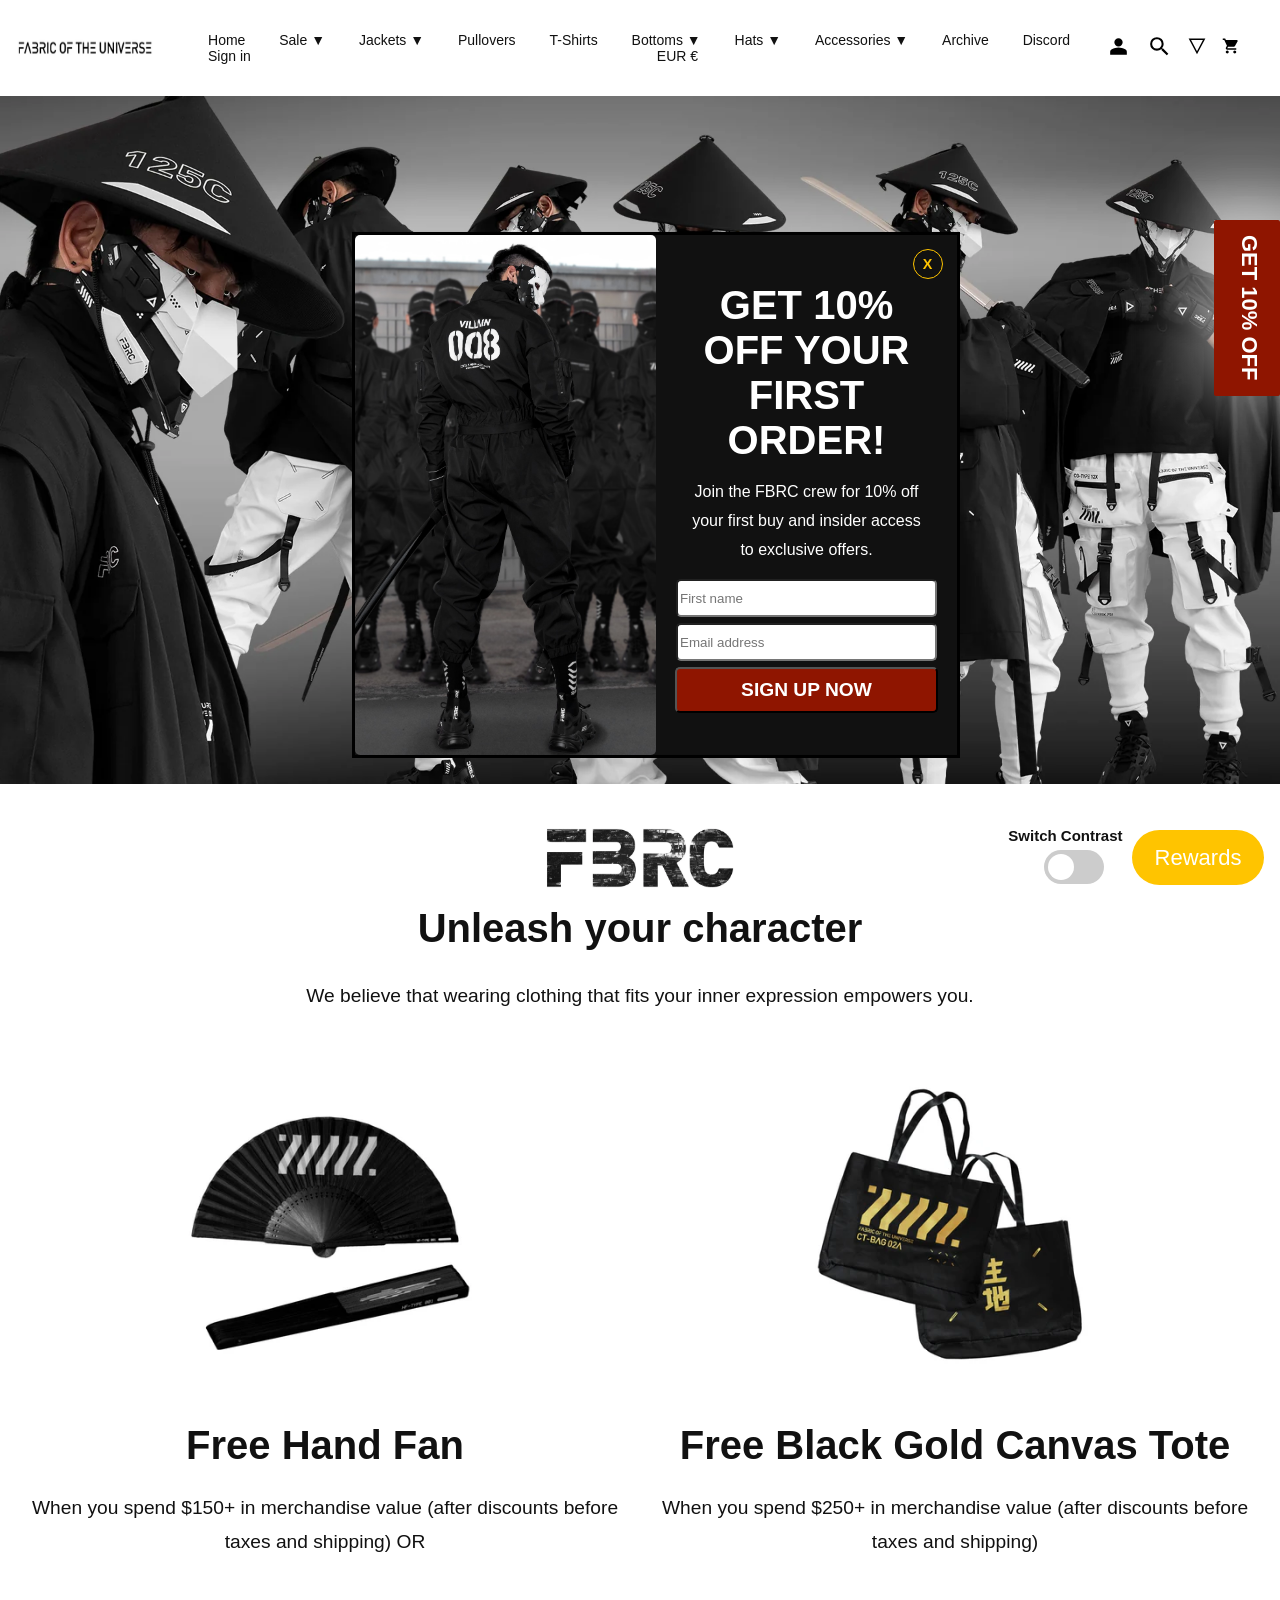
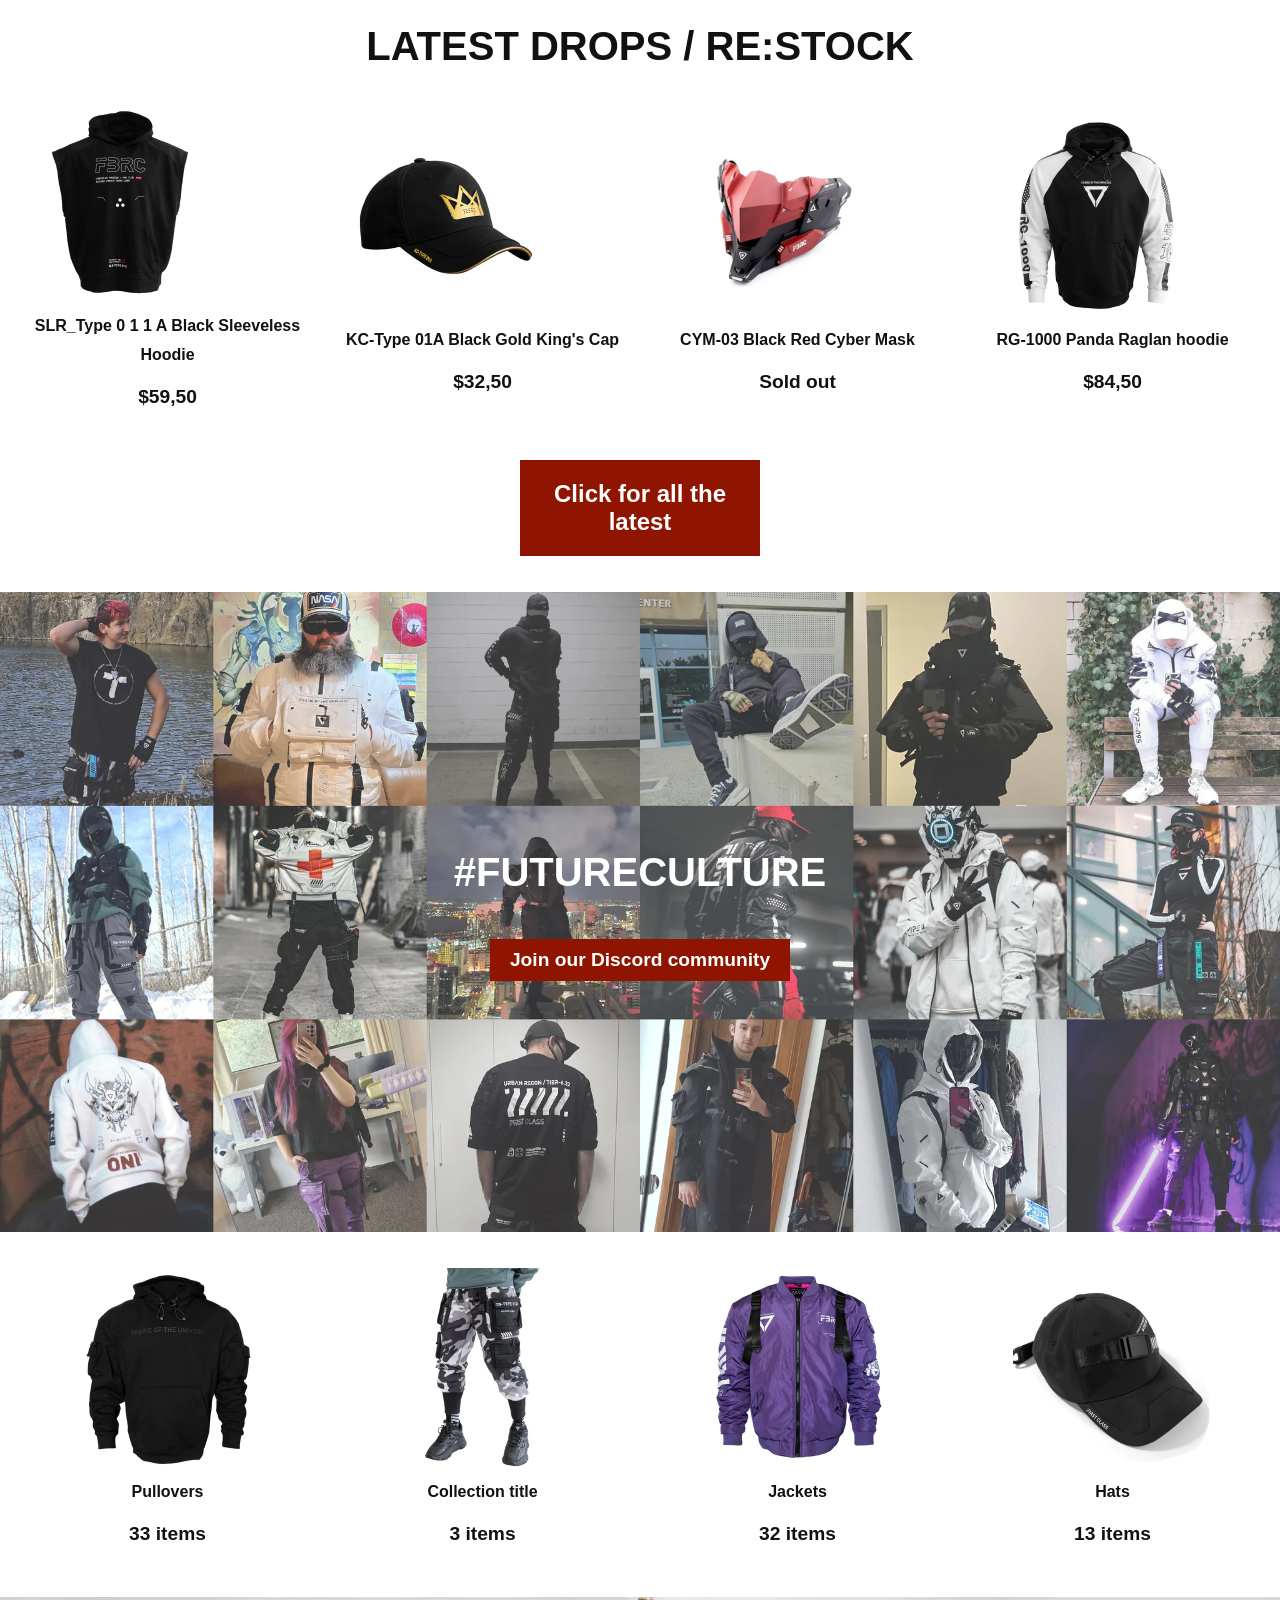
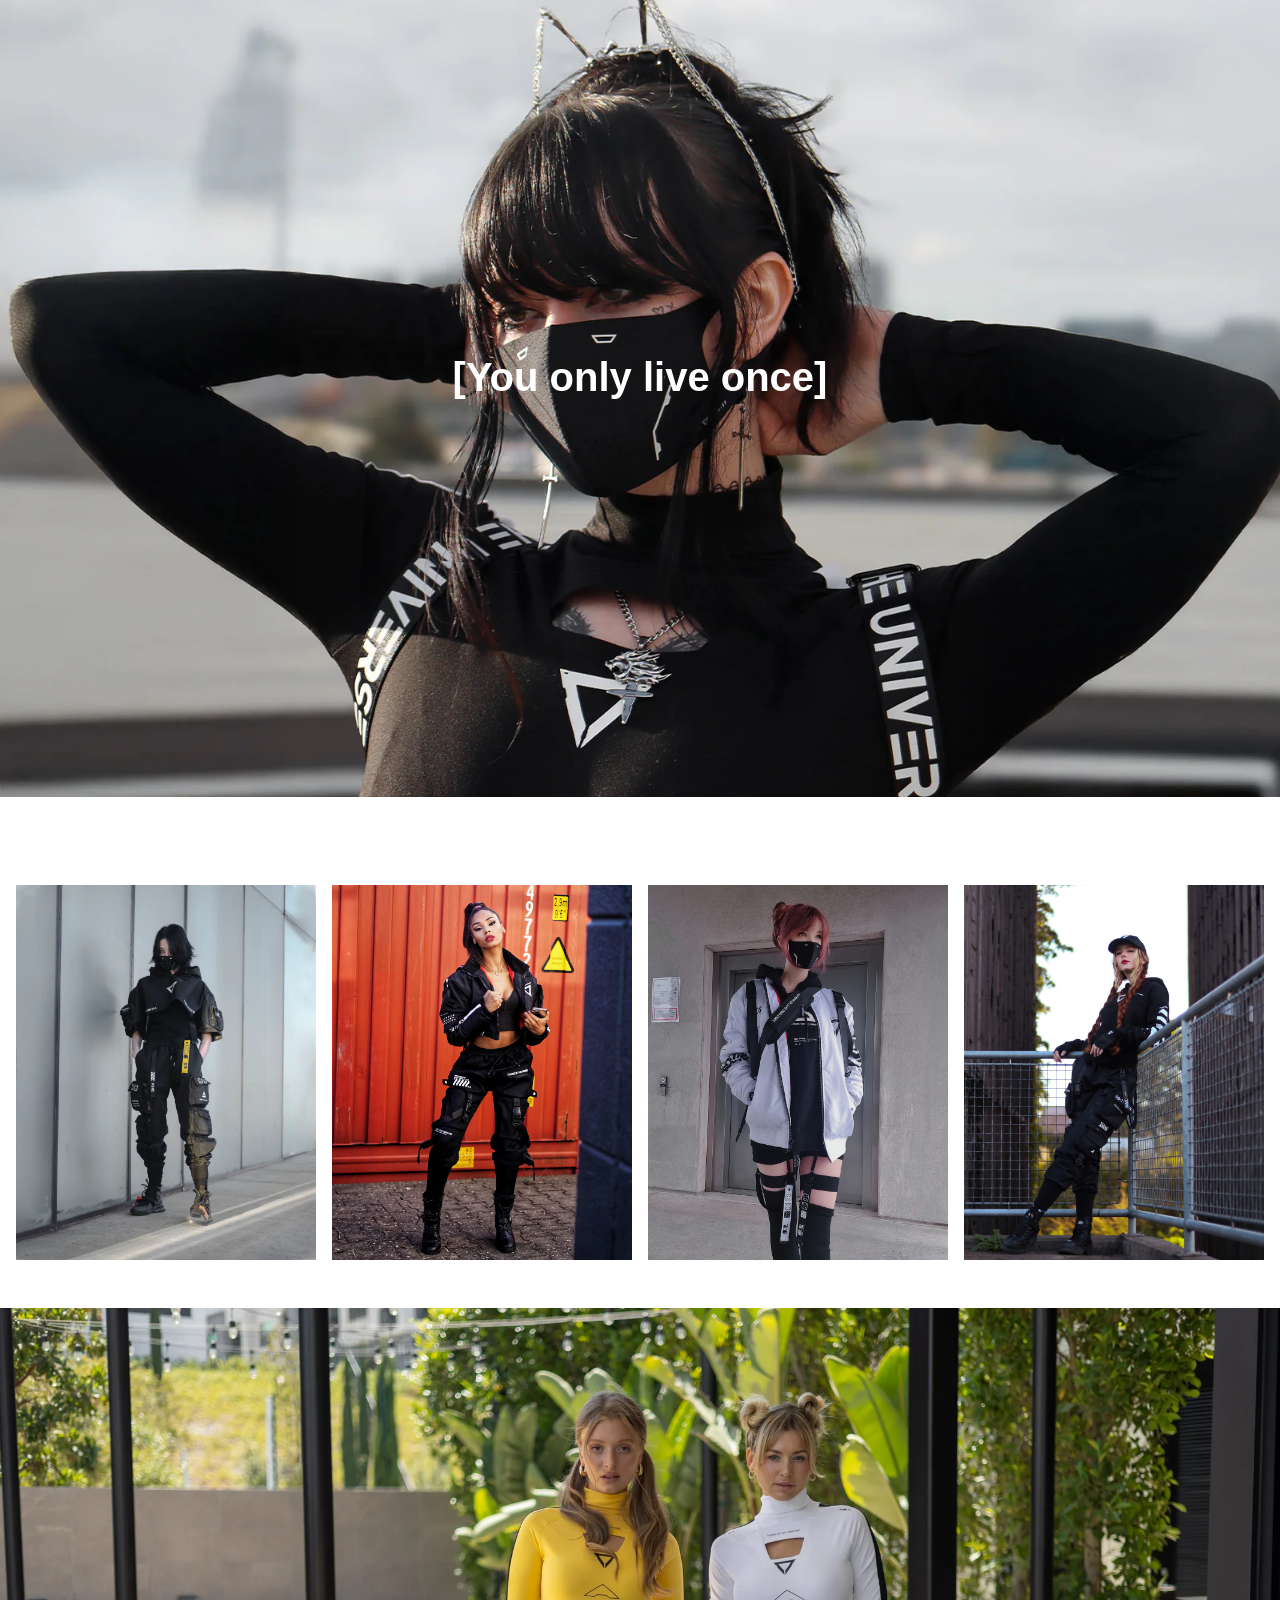
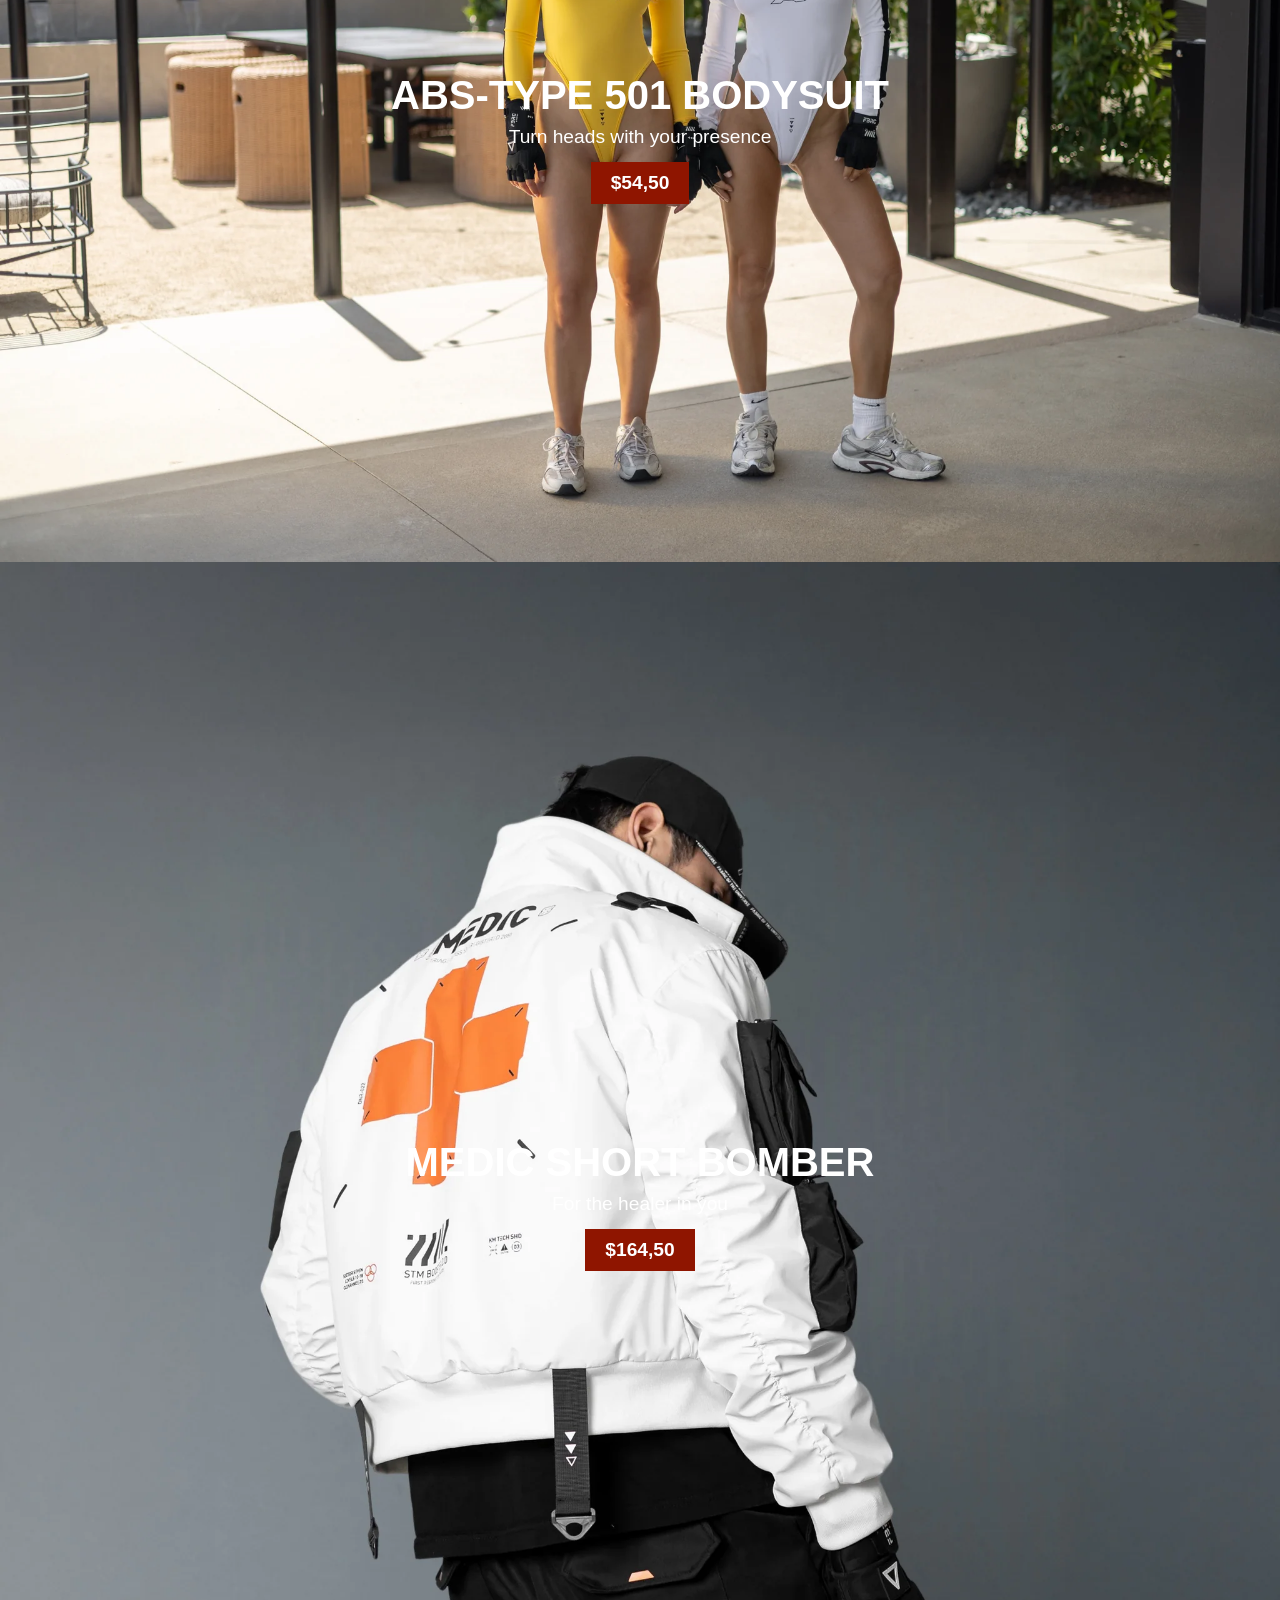
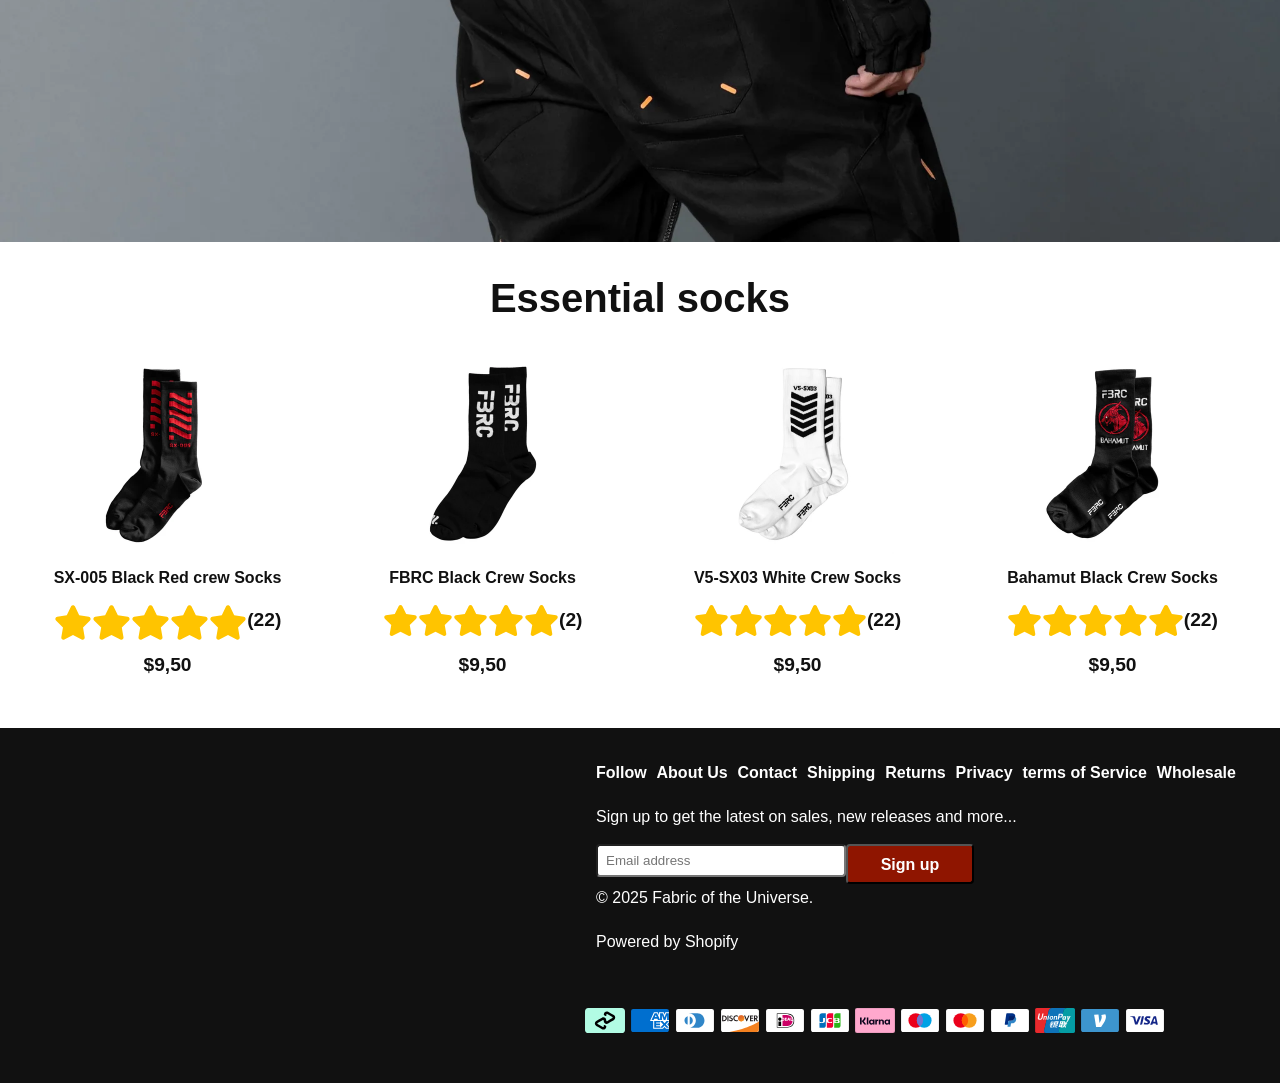
<file: index.html>
<!DOCTYPE html>
<html lang="en">	
<head>
	<meta charset="UTF-8">
	<meta name="author" content="Kevin Yip">
	<meta name="viewport" content="width=device-width, initial-scale=1">
	<title>Fabric Of The Universe | Future Fashion Apparel</title>
	<link href="styles/style.css" rel="stylesheet">
	<link href="https://fonts.cdnfonts.com/css/slate" rel="stylesheet">
	<script defer src="scripts/script.js"></script>
</head>
	<body>
		<dialog hidden>
			<button class="close-dialog" aria-label="Close">X</button>
			<img src="images/popup.png" alt="popup picture">
			<form>
				<h2>GET 10% OFF YOUR FIRST ORDER!</h2>
				<h3>Join the FBRC crew for 10% off your first buy and insider access to exclusive offers.</h3>
				<input required type="text" placeholder="First name">
				<input required type="email" placeholder="Email address">
				<input type="submit" value="SIGN UP NOW">
			</form>
		</dialog>
		<header>
			<a href="index.html">
				<img id="navLogo" src="images/websitenavlogo.png" alt="website logo">
			</a>
			<button class="open-menu"><img src="images/menuOpen.png" style="height: 18px; width: 18px;" alt="Hamburgermenu">Menu</button>  
			<nav>
				<button class="close-menu" aria-hidden="true">
				<img src="images/menuSluit.png" style="height: 18px; width: 18px;" alt="Close Menu">Sluit
				</button>    
				<ul>
					<li><a href="#">Home</a></li>
					<li class="dropdown">
						<a href="#">Sale ▼</a>
						<ul class="sub-menu">
							<li><a href="#">Sale Bottoms</a></li>
							<li><a href="#">Sale Jackets</a></li>
							<li><a href="#">Sale Pullovers</a></li>
							<li><a href="#">Sale T-Shirts</a></li>							
						</ul>
					</li>
					<li class="dropdown">
						<a href="#">Jackets ▼</a>
						<ul class="sub-menu">
							<li><a href="#">Bomber Jackets</a></li>
							<li><a href="#">Windbreakers</a></li>
							<li><a href="#">Trenchcoats</a></li>							
						</ul>
					</li>
					<li><a href="#">Pullovers</a></li>
					<li><a href="#">T-Shirts</a></li>
					<li class="dropdown">
						<a href="#">Bottoms ▼</a>
						<ul class="sub-menu">
							<li><a href="#">Cargo Pants</a></li>
							<li><a href="#">Joggers</a></li>
							<li><a href="#">Shorts</a></li>
							<li><a href="#">Skirts</a></li>							
						</ul>
					</li>
					<li class="dropdown">
						<a href="#">Hats ▼</a>
						<ul class="sub-menu">
							<li><a href="#">Caps</a></li>
							<li><a href="#">Bucket Hats</a></li>
							<li><a href="#">Beanies</a></li>							
						</ul>
					</li>
					<li class="dropdown">
						<a href="#">Accessories ▼</a>
						<ul class="sub-menu">
							<li><a href="#">Bags</a></li>
							<li><a href="#">Face Wear</a></li>
							<li><a href="#">Gloves</a></li>	
							<li><a href="#">Hang tags</a></li>
							<li><a href="#">Jewelry</a></li>
							<li><a href="#">Shoes</a></li>
							<li><a href="#">Socks</a></li>
							<li><a href="#">Stickers</a></li>
							<li><a href="#">Underwear</a></li>																				
						</ul>
					</li>
					<li><a href="#">Archive</a></li>
					<li><a href="#">Discord</a></li>
					<li><a href="#">Sign in</a></li>
					<li><a href="#">EUR €</a></li>                                                                              
				</ul>
			</nav>
			<div class="navIcons">
				<a href="#">
					<img src="images/icons/profile.svg" style="height: 25px; width: 25px;" alt="Profile icon" class="navIcon">
				</a>
				<a href="#">
					<img src="images/icons/search.svg" style="height: 25px; width: 25px;" alt="Search icon" class="navIcon">
				</a>
				<a href="#">
					<img src="images/icons/wishlist.svg" alt="Wishlist icon" class="navIcon">
				</a>
				<a href="#">
					<img src="images/icons/cart.svg" style="height: 18px; width: 18px;" alt="Shopping cart icon" class="navIcon">				
				</a>
			</div>
		</header>
		<main>
			<input type="search" placeholder="   Search" >
			<label class="switchContrast">
				<span >Switch Contrast</span>
				<input type="checkbox" class="toggleContrast">
				<span class="slider"></span>
			</label>
			<p>GET 10% OFF</p>
			<p>Rewards</p>
			<h1>Fabric of the universe future apparrel</h1>
			<section class="banner">
				<h2>FUTURE CULTURE</h2>
				<img src="images/topbanner.png" alt="website topbanner">
				<p>Be part of the movement</p>
			</section>
			<section>	
				<h3>Unleash your character</h3>
				<img src="images/websitelogo.png" alt="website logo">
				<p>We believe that wearing clothing that fits your inner expression empowers you.</p>
			</section>
			<section id="promotions">
				<h2>Promotions</h2>
				<div class="productCard">
					<h3>Free Hand Fan</h3>
					<p>When you spend $150+ in merchandise value (after discounts before taxes and shipping) OR</p>
					<img src="images/freehandfan.png" alt="free hand fan">
				</div>
				<div class="productCard">
					<h3>Free Black Gold Canvas Tote</h3>
					<p>When you spend $250+ in merchandise value (after discounts before taxes and shipping)</p>
					<img src="images/freecanvastote.png" alt="free canvas tote">
				</div>
			</section>
			<section class="products">
				<h2>LATEST DROPS / RE:STOCK</h2>
				<ul>
					<li>
						<a href="#">
							<div class="productCard">
								<h3>SLR_Type 0 1 1 A Black Sleeveless Hoodie</h3>
								<p>$59,50</p>
								<img src="images/sleevelesshoodie.png" alt="black sleeveless hoodie">
							</div>
						</a>
					</li>
					<li>
						<a href="#">
							<div class="productCard">
								<h3>KC-Type 01A Black Gold King's Cap</h3>
								<p>$32,50</p>
								<img src="images/goldkingscap.png" alt="black gold kings cap">
							</div>
						</a>
					</li>
					<li>
						<a href="detailpagina.html">
							<div class="productCard">
								<h3>CYM-03 Black Red Cyber Mask</h3>
								<p>Sold out</p>
								<img src="images/product1.png" alt="Red cyber mask">
							</div>
						</a>
					</li>
					<li>
						<a href="#">
							<div class="productCard">
								<h3>RG-1000 Panda Raglan hoodie</h3>
								<p>$84,50</p>
								<img src="images/raglanhoodie.png" alt="panda raglan hoodie">
							</div>
						</a>
					</li>
				</ul>
			</section>
			<section>
				<h2>Click for all the latest</h2>
				<a href="#">Click for all the latest</a>
			</section><br><br>
			<section class="bannerKlikbaar">	
				<h2>#FUTURECULTURE</h2>
				<a href="#">Join our Discord community</a>
				<img src="images/joindiscord.png" alt="join our discord photo">
			</section>
			<section class="products">
				<h2>Product categories</h2>
				<ul>
					<li>
						<a href="#">
							<div class="productCard">
								<h3>Pullovers</h3>
								<p>33 items</p>
								<img src="images/pullovers.png" alt="pullovers">
							</div>
						</a>
					</li>
					<li>
						<a href="#">
							<div class="productCard">
								<h3>Collection title</h3>
								<p>3 items</p>
								<img src="images/collectiontitle.png" alt="collection titles">
							</div>
						</a>
					</li>
					<li>
						<a href="#">
							<div class="productCard">
								<h3>Jackets</h3>
								<p>32 items</p>
								<img src="images/jackets.png" alt="Jackets">
							</div>
						</a>
					</li>
					<li>
						<a href="#">
							<div class="productCard">
								<h3>Hats</h3>
								<p>13 items</p>
								<img src="images/hats.png" alt="hats">
							</div>
						</a>
					</li>
				</ul>
			</section>
			<section class="banner">
				<h2>[You only live once]</h2>
				<img src="images/youonlyliveonce.png" alt="You only live once">
			</section>
			<section id="modelPictures">
				<h2>Models wearing our brand</h2>
				<img class="models" src="images/model1.png" alt="model1">
				<img class="models" src="images/model2.png" alt="model2">
				<img class="models" src="images/model3.png" alt="model3">
				<img class="models" src="images/model4.png" alt="model4">
			</section>
			<section class="bannerKlikbaar">
				<h2>ABS-TYPE 501 BODYSUIT</h2>
				<p>Turn heads with your presence</p>
				<a href="#">$54,50</a>
				<img src="images/turnheads.png" alt="Bodysuit">
			</section>
			<section class="bannerKlikbaar">
				<h2>MEDIC SHORT BOMBER</h2>
				<p>For the healer in you</p>
				<a href="#">$164,50</a>
				<img src="images/forthehealer.png" alt="Medic Short Bomber">
			</section>
			<section class="products">
				<h2>Essential socks</h2>
				<ul>
					<li>
						<a href="#">
							<div class="productCard">
								<h3>SX-005 Black Red crew Socks</h3>
								<div class="reviews">
									<img src="images/icons/star.svg" alt=" ">
									<img src="images/icons/star.svg" alt=" ">
									<img src="images/icons/star.svg" alt=" ">
									<img src="images/icons/star.svg" alt=" ">
									<img src="images/icons/star.svg" alt=" ">
									<p>(22)</p>
								</div>
								<p>$9,50</p>
								<img src="images/blackredsocks.png" alt="Black red crew socks">
							</div>
						</a>
					</li>
					<li>
						<a href="#">
							<div class="productCard">
								<h3>FBRC Black Crew Socks</h3>
								<div class="reviews">
									<img src="images/icons/star.svg" alt="">
									<img src="images/icons/star.svg" alt=" ">
									<img src="images/icons/star.svg" alt=" ">
									<img src="images/icons/star.svg" alt=" ">
									<img src="images/icons/star.svg" alt=" ">
									<p>(2)</p>
								</div>								
								<p>$9,50</p>
								<img src="images/blacksocks.png" alt="Black crew socks">
							</div>
						</a>
					</li>
					<li>
						<a href="#">
							<div class="productCard">
								<h3>V5-SX03 White Crew Socks</h3>
								<div class="reviews">
									<img src="images/icons/star.svg" alt=" ">
									<img src="images/icons/star.svg" alt=" ">
									<img src="images/icons/star.svg" alt=" ">
									<img src="images/icons/star.svg" alt=" ">
									<img src="images/icons/star.svg" alt=" ">
									<p>(22)</p>									
								</div>									
								<p>$9,50</p>
								<img src="images/whitesocks.png" alt="White crew socks">
							</div>
						</a>
					</li>
					<li>
						<a href="#">
							<div class="productCard">
								<h3>Bahamut Black Crew Socks</h3>
								<div class="reviews">
									<img src="images/icons/star.svg" alt=" ">
									<img src="images/icons/star.svg" alt=" ">
									<img src="images/icons/star.svg" alt=" ">
									<img src="images/icons/star.svg" alt=" ">
									<img src="images/icons/star.svg" alt=" ">
									<p>(22)</p>									
								</div>								
								<p>$9,50</p>
								<img src="images/bahamutsocks.png" alt="Bahamut Black crew socks">
							</div>
						</a>					
					</li>
				</ul>
			</section>
		</main>
		<footer>
			<ul>
				<li>
					<a href="#">Follow</a>
				</li>
				<li>
					<a href="#">About Us</a>
				</li>
				<li>
					<a href="#">Contact</a>				
				</li>
				<li>
					<a href="#">Shipping</a>				
				</li>
				<li>
					<a href="#">Returns</a>				
				</li>
				<li>
					<a href="#">Privacy</a>				
				</li>
				<li>
					<a href="#">terms of Service</a>				
				</li>
				<li>
					<a href="#">Wholesale</a>				
				</li>
			</ul>
			<form>
				<label>Sign up to get the latest on sales, new releases and more...</label>
				<div class="signUpForm">
					<input required type="email" placeholder="Email address">
					<input type="submit" value="Sign up">
				</div>
				<p>© 2025 Fabric of the Universe.</p>
				<p>Powered by Shopify</p>
			</form>
			<ul>
				<li>
					<img class="paymentMethods" src="images/icons/paymenticon1.svg" alt="ClearPay">
				</li>
				<li>
					<img class="paymentMethods" src="images/icons/paymenticon2.svg" alt="American Express">
				</li>
				<li>
					<img class="paymentMethods" src="images/icons/paymenticon3.svg" alt="Diners Club">
				</li>
				<li>
					<img class="paymentMethods" src="images/icons/paymenticon4.svg" alt="Discover">
				</li>
				<li>
					<img class="paymentMethods" src="images/icons/paymenticon5.svg" alt="iDEAL">
				</li>
				<li>
					<img class="paymentMethods" src="images/icons/paymenticon6.svg" alt="JCB">
				</li>
				<li>
					<img class="paymentMethods" src="images/icons/paymenticon7.svg" alt="Klarna">
				</li>
				<li>
					<img class="paymentMethods" src="images/icons/paymenticon8.svg" alt="Maestro">
				</li>
				<li>
					<img class="paymentMethods" src="images/icons/paymenticon9.svg" alt="Mastercard">
				</li>
				<li>
					<img class="paymentMethods" src="images/icons/paymenticon10.svg" alt="PayPal">
				</li>
				<li>
					<img class="paymentMethods" src="images/icons/paymenticon11.svg" alt="UnionPay">
				</li>
				<li>
					<img class="paymentMethods" src="images/icons/paymenticon12.svg" alt="VPay">
				</li>
				<li>
					<img class="paymentMethods" src="images/icons/paymenticon13.svg" alt="VISA">
				</li>				
			</ul>
		</footer>
	</body>	
</html>
</file>
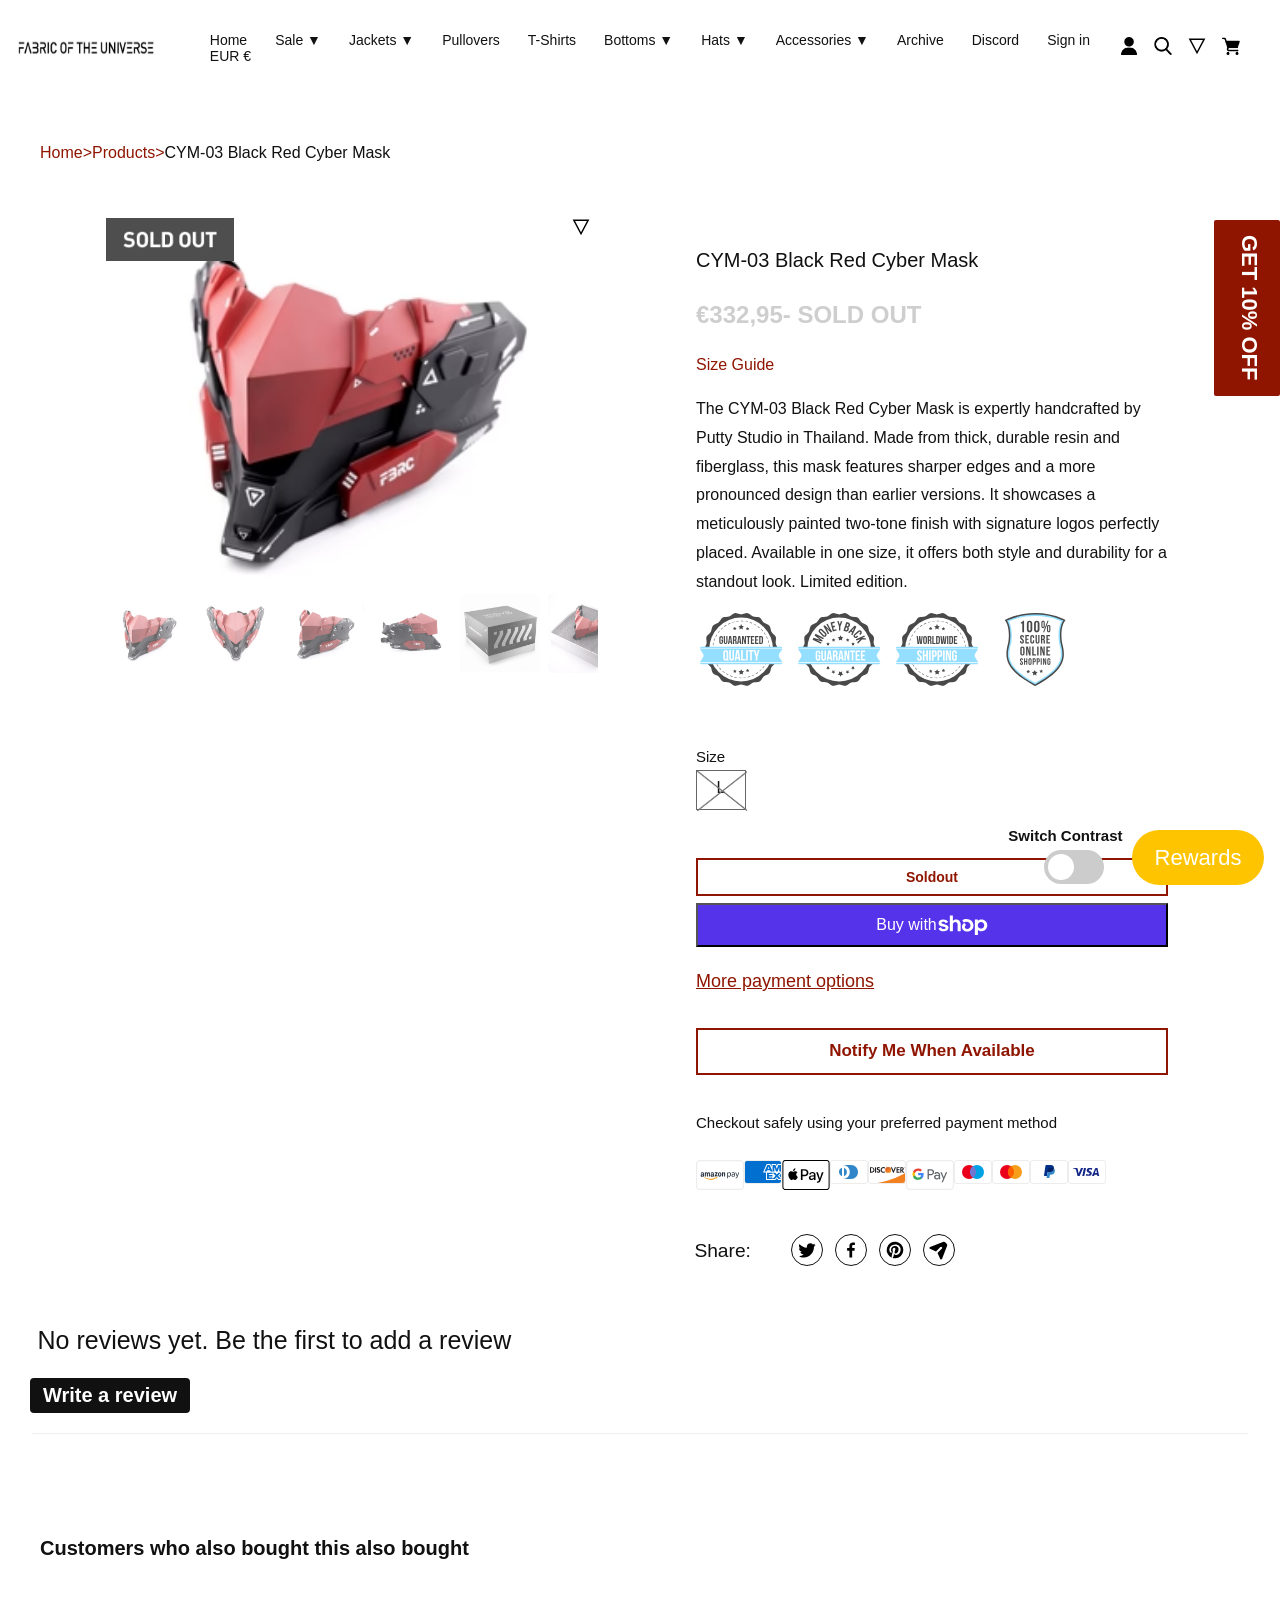
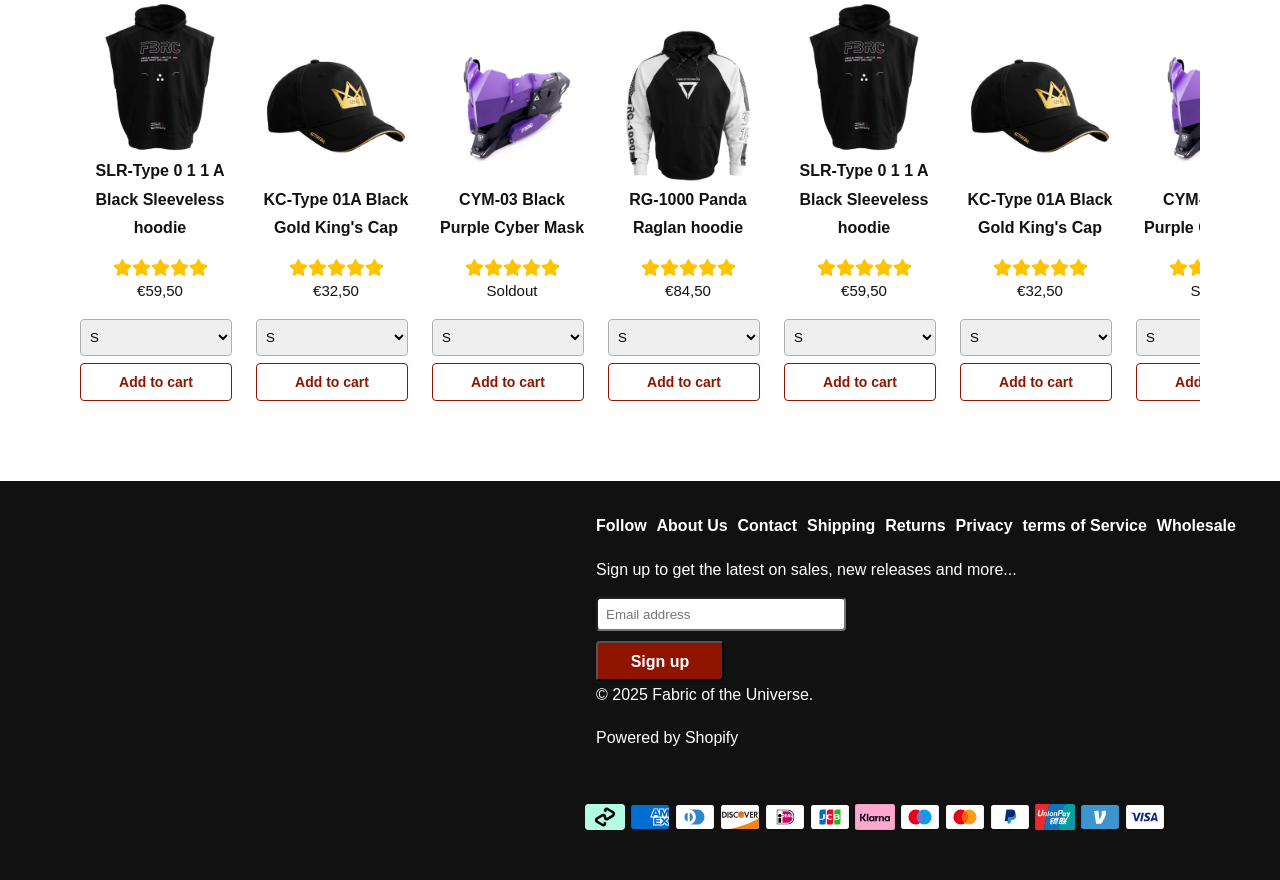
<file: detailpagina.html>
<!DOCTYPE html>
<html lang="en">	
<head>
	<meta charset="UTF-8">
	<meta name="author" content="Kevin Yip">
	<meta name="viewport" content="width=device-width, initial-scale=1">
	<title>CYM-03 Black Red Cyber Mask - Fabric of the Universe</title>
	<link href="styles/style.css" rel="stylesheet">
	<link href="https://fonts.cdnfonts.com/css/slate" rel="stylesheet">
	<script defer src="scripts/script.js"></script>
	<script defer src="scripts/carousel.js"></script>
</head>
	<body>
		<header>
			<a href="index.html">
				<img id="navLogo" src="images/websitenavlogo.png" alt="website logo">
			</a>
			<button class="open-menu"><img src="images/menuOpen.png" style="height: 18px; width: 18px;" alt="Hamburgermenu">Menu</button>  
			<nav>
				<button class="close-menu" aria-hidden="true">
				<img src="images/menuSluit.png" style="height: 18px; width: 18px;" alt="Close Menu">Sluit
				</button>    
				<ul>
					<li><a href="#">Home</a></li>
					<li class="dropdown">
						<a href="#">Sale ▼</a>
						<ul class="sub-menu">
							<li><a href="#">Sale Bottoms</a></li>
							<li><a href="#">Sale Jackets</a></li>
							<li><a href="#">Sale Pullovers</a></li>
							<li><a href="#">Sale T-Shirts</a></li>							
						</ul>
					</li>
					<li class="dropdown">
						<a href="#">Jackets ▼</a>
						<ul class="sub-menu">
							<li><a href="#">Bomber Jackets</a></li>
							<li><a href="#">Windbreakers</a></li>
							<li><a href="#">Trenchcoats</a></li>							
						</ul>
					</li>
					<li><a href="#">Pullovers</a></li>
					<li><a href="#">T-Shirts</a></li>
					<li class="dropdown">
						<a href="#">Bottoms ▼</a>
						<ul class="sub-menu">
							<li><a href="#">Cargo Pants</a></li>
							<li><a href="#">Joggers</a></li>
							<li><a href="#">Shorts</a></li>
							<li><a href="#">Skirts</a></li>							
						</ul>
					</li>
					<li class="dropdown">
						<a href="#">Hats ▼</a>
						<ul class="sub-menu">
							<li><a href="#">Caps</a></li>
							<li><a href="#">Bucket Hats</a></li>
							<li><a href="#">Beanies</a></li>							
						</ul>
					</li>
					<li class="dropdown">
						<a href="#">Accessories ▼</a>
						<ul class="sub-menu">
							<li><a href="#">Bags</a></li>
							<li><a href="#">Face Wear</a></li>
							<li><a href="#">Gloves</a></li>	
							<li><a href="#">Hang tags</a></li>
							<li><a href="#">Jewelry</a></li>
							<li><a href="#">Shoes</a></li>
							<li><a href="#">Socks</a></li>
							<li><a href="#">Stickers</a></li>
							<li><a href="#">Underwear</a></li>																				
						</ul>
					</li>
					<li><a href="#">Archive</a></li>
					<li><a href="#">Discord</a></li>
					<li><a href="#">Sign in</a></li>
					<li><a href="#">EUR €</a></li>                                                                              
				</ul>
			</nav>
			<div class="navIcons">
				<a href="#">
					<img src="images/profile.png" style="height: 18px; width: 18px;" alt="Profile icon">
				</a>
				<a href="#">
					<img src="images/icons/searchIcon.png" style="height: 18px; width: 18px;" alt="Search icon">
				</a>
				<a href="#">
					<img src="images/icons/wishlist.svg" alt="Wishlist icon" class="iconWishlist">
				</a>
				<a href="#">
					<img src="images/cart.png" style="height: 18px; width: 18px;" alt="Shopping cart icon">				
				</a>
			</div>
		</header>
		<main>
			<label class="switchContrast">
				<span >Switch Contrast</span>
				<input type="checkbox" class="toggleContrast">
				<span class="slider"></span>
			</label>
			<p id="discountStickyBtn">GET 10% OFF</p>
			<p>Rewards</p>
				<h1>Fabric of the universe future apparrel product page</h1>
				<ul id="breadcrumbs">
					<li>
						<a href="#">Home></a>
					</li>
					<li>
						<a href="#">Products></a>
					</li>
					<li>
						<a href="#">CYM-03 Black Red Cyber Mask</a>
					</li>
				</ul>
				<div id="productPagina">
					<div id="carousel">
						<div id="imageContainer">
							<img src="images/soldout.png" alt="soldout" class="iconSoldout">
							<img src="images/icons/wishlist.svg" alt="wishlist icon" class="iconWishlist">
						</div>
						<div id="productThumbnails">
							<ol>
								<li>
									<a href="#">
										<img src="images/product1.png" alt="product image 1">
									</a>
								</li>
								<li>
									<a href="#">
										<img src="images/product2.png" alt="product image 2">
									</a>
								</li>
								<li>
									<a href="#">
										<img src="images/product3.png" alt="product image 3">
									</a>
								</li>
								<li>
									<a href="#">
										<img src="images/product4.png" alt="product image 4">
									</a>
								</li>
								<li>
									<a href="#">
										<img src="images/product5.png" alt="product image 5">									
									</a>
								</li>
								<li>
									<a href="#">
										<img src="images/product6.png" alt="product image 6">
									</a>
								</li>							
								<li>
									<a href="#">
										<img src="images/product7.png" alt="product image 7">
									</a>
								</li>
								<li>
									<a href="#">
										<img src="images/product8.png" alt="product image 8">
									</a>
								</li>
								<li>
									<a href="#">
										<img src="images/product9.png" alt="product image 9">
									</a>
								</li>
								<li>
									<a href="#">
										<img src="images/product10.png" alt="product image 10">
									</a>
								</li>
								<li>
									<a href="#">
										<img src="images/product11.png" alt="product image 11">
									</a>
								</li>
							</ol>
						</div>
					</div>
					<div id="productInfo">
						<article id="productDetails">
							<h2>CYM-03 Black Red Cyber Mask</h2>
							<h3>€332,95- SOLD OUT</h3>
							<p>Size Guide</p>
							<p>The CYM-03 Black Red Cyber Mask is expertly handcrafted by Putty Studio in Thailand.
								Made from thick, durable resin and fiberglass, this mask features sharper edges and
								a more pronounced design than earlier versions. It showcases a meticulously painted two-tone 
								finish with signature logos perfectly placed. Available in one size, it offers both style and 
								durability for a standout look. Limited edition.</p>
							<div id="badges">
								<img src="images/icons/badge1.svg" alt="Guaranteed Quality Badge">
								<img src="images/icons/badge2.svg" alt="Money Back Guarantee Badge">	  
								<img src="images/icons/badge3.svg" alt="Worldwide Shipping Badge">	  
								<img src="images/icons/badge4.svg" alt="100% Secure Online Shopping Badge">	  
							</div>	 
						</article>
						<form id="productForm">
							<p>Size</p> 
							<label>L
								<img src="images/sizeSoldout.png" alt="Size soldout">
							</label>
							<button type="submit">Soldout</button>
							<button>Buy with<img src="images/icons/shopLogo.svg" alt="Shop Logo"></button>
							<a href="#">More payment options</a>
							<button>Notify Me When Available</button>
							<p>Checkout safely using your preferred payment method</p>
						</form>
						<ul>
							<li>
								<img class="paymentMethods" src="images/icons/paymenticon14.svg" alt="Amazon pay">
							</li>
							<li>
								<img class="paymentMethods" src="images/icons/paymenticon2.svg" alt="American Express">
							</li>
							<li>
								<img class="paymentMethods" src="images/icons/paymenticon15.svg" alt="Apple pay">
							</li>
							<li>
								<img class="paymentMethods" src="images/icons/paymenticon3.svg" alt="Diners Club">
							</li>
							<li>
								<img class="paymentMethods" src="images/icons/paymenticon4.svg" alt="Discover">
							</li>
							<li>
								<img class="paymentMethods" src="images/icons/paymenticon16.svg" alt="Google pay">
							</li>
							<li>
								<img class="paymentMethods" src="images/icons/paymenticon8.svg" alt="Maestro">
							</li>
							<li>
								<img class="paymentMethods" src="images/icons/paymenticon9.svg" alt="Mastercard">
							</li>
							<li>
								<img class="paymentMethods" src="images/icons/paymenticon10.svg" alt="PayPal">
							</li>
							<li>
								<img class="paymentMethods" src="images/icons/paymenticon13.svg" alt="VISA">
							</li>				
						</ul>
						<div id="socials">
						<p>Share:</p>
						<ul>

							<li>
								<a href="#">
									<img src="images/icons/twitter.svg" alt="Twitter">
								</a>
							</li>
							<li>
								<a href="#">
									<img src="images/icons/facebook.svg" alt="Facebook">
								</a>
							</li>
							<li>
								<a href="#">
									<img src="images/icons/pinterest.svg" alt="Pinterest">						
								</a>
							</li>
							<li>
								<a href="#">
									<img src="images/icons/mail.svg" alt="Mail">						
								</a>
							</li>
						</ul>
						</div>	
					</div>
				</div>
				<h2>No reviews yet. Be the first to add a review</h2>
				<button>Write a review</button>
				<div id="divider"></div>
				<div id="relatedProducts">
					<h2>Customers who also bought this also bought</h2>
					<ul>
						<li>
							<img src="images/sleevelesshoodie.png" alt="Black Sleeveless hoodie">
							<h3>SLR-Type 0 1 1 A Black Sleeveless hoodie</h3>
							<div class="reviews">
								<img src="images/icons/star.svg" alt=" ">
								<img src="images/icons/star.svg" alt=" ">
								<img src="images/icons/star.svg" alt=" ">
								<img src="images/icons/star.svg" alt=" ">
								<img src="images/icons/star.svg" alt=" ">
							</div>
							<p>€59,50</p>
							<select class="sizing" name="size">
								<option value="s">S</option>
								<option value="m">M</option>
								<option value="l">L</option>
								<option value="xl">XL</option>
								<option value="xl">XXL</option>
								<option value="xl">3XL</option>
							</select>
							<button>Add to cart</button>
						</li>
						<li>
							<img src="images/goldkingscap.png" alt="black gold kings cap">
							<h3>KC-Type 01A Black Gold King's Cap</h3>
							<div class="reviews">
								<img src="images/icons/star.svg" alt=" ">
								<img src="images/icons/star.svg" alt=" ">
								<img src="images/icons/star.svg" alt=" ">
								<img src="images/icons/star.svg" alt=" ">
								<img src="images/icons/star.svg" alt=" ">
							</div>
							<p>€32,50</p>
							<select class="sizing" name="size">
								<option value="s">S</option>
								<option value="m">M</option>
								<option value="l">L</option>
								<option value="xl">XL</option>
								<option value="xl">XXL</option>
								<option value="xl">3XL</option>
							</select>
							<button>Add to cart</button>
						</li>
						<li>
							<img src="images/purplecybermask.png" alt="Black purple Cyber Mask">
							<h3>CYM-03 Black Purple Cyber Mask</h3>
							<div class="reviews">
								<img src="images/icons/star.svg" alt=" ">
								<img src="images/icons/star.svg" alt=" ">
								<img src="images/icons/star.svg" alt=" ">
								<img src="images/icons/star.svg" alt=" ">
								<img src="images/icons/star.svg" alt=" ">
							</div>
							<p>Soldout</p>
							<select class="sizing" name="size">
								<option value="s">S</option>
								<option value="m">M</option>
								<option value="l">L</option>
								<option value="xl">XL</option>
								<option value="xl">XXL</option>
								<option value="xl">3XL</option>
							</select>
							<button>Add to cart</button>
						</li>
						<li>
							<img src="images/raglanhoodie.png" alt="panda raglan hoodie">
							<h3>RG-1000 Panda Raglan hoodie</h3>
							<div class="reviews">
								<img src="images/icons/star.svg" alt=" ">
								<img src="images/icons/star.svg" alt=" ">
								<img src="images/icons/star.svg" alt=" ">
								<img src="images/icons/star.svg" alt=" ">
								<img src="images/icons/star.svg" alt=" ">
							</div>
							<p>€84,50</p>
							<select class="sizing" name="size">
								<option value="s">S</option>
								<option value="m">M</option>
								<option value="l">L</option>
								<option value="xl">XL</option>
								<option value="xl">XXL</option>
								<option value="xl">3XL</option>
							</select>
							<button>Add to cart</button>
						</li>
						<li>
							<img src="images/sleevelesshoodie.png" alt="Black Sleeveless hoodie">
							<h3>SLR-Type 0 1 1 A Black Sleeveless hoodie</h3>
							<div class="reviews">
								<img src="images/icons/star.svg" alt=" ">
								<img src="images/icons/star.svg" alt=" ">
								<img src="images/icons/star.svg" alt=" ">
								<img src="images/icons/star.svg" alt=" ">
								<img src="images/icons/star.svg" alt=" ">
							</div>
							<p>€59,50</p>
							<select class="sizing" name="size">
								<option value="s">S</option>
								<option value="m">M</option>
								<option value="l">L</option>
								<option value="xl">XL</option>
								<option value="xl">XXL</option>
								<option value="xl">3XL</option>
							</select>
							<button>Add to cart</button>
						</li>
						<li>
							<img src="images/goldkingscap.png" alt="black gold kings cap">
							<h3>KC-Type 01A Black Gold King's Cap</h3>
							<div class="reviews">
								<img src="images/icons/star.svg" alt=" ">
								<img src="images/icons/star.svg" alt=" ">
								<img src="images/icons/star.svg" alt=" ">
								<img src="images/icons/star.svg" alt=" ">
								<img src="images/icons/star.svg" alt=" ">
							</div>
							<p>€32,50</p>
							<select class="sizing" name="size">
								<option value="s">S</option>
								<option value="m">M</option>
								<option value="l">L</option>
								<option value="xl">XL</option>
								<option value="xl">XXL</option>
								<option value="xl">3XL</option>
							</select>
							<button>Add to cart</button>
						</li>
						<li>
							<img src="images/purplecybermask.png" alt="Black purple Cyber Mask">
							<h3>CYM-03 Black Purple Cyber Mask</h3>
							<div class="reviews">
								<img src="images/icons/star.svg" alt=" ">
								<img src="images/icons/star.svg" alt=" ">
								<img src="images/icons/star.svg" alt=" ">
								<img src="images/icons/star.svg" alt=" ">
								<img src="images/icons/star.svg" alt=" ">
							</div>
							<p>Soldout</p>
							<select class="sizing" name="size">
								<option value="s">S</option>
								<option value="m">M</option>
								<option value="l">L</option>
								<option value="xl">XL</option>
								<option value="xl">XXL</option>
								<option value="xl">3XL</option>
							</select>
							<button>Add to cart</button>
						</li>
						<li>
							<img src="images/raglanhoodie.png" alt="panda raglan hoodie">
							<h3>RG-1000 Panda Raglan hoodie</h3>
							<div class="reviews">
								<img src="images/icons/star.svg" alt=" ">
								<img src="images/icons/star.svg" alt=" ">
								<img src="images/icons/star.svg" alt=" ">
								<img src="images/icons/star.svg" alt=" ">
								<img src="images/icons/star.svg" alt=" ">
							</div>
							<p>€84,50</p>
							<select class="sizing" name="size">
								<option value="s">S</option>
								<option value="m">M</option>
								<option value="l">L</option>
								<option value="xl">XL</option>
								<option value="xl">XXL</option>
								<option value="xl">3XL</option>
							</select>
							<button>Add to cart</button>
						</li>
												<li>
							<img src="images/sleevelesshoodie.png" alt="Black Sleeveless hoodie">
							<h3>SLR-Type 0 1 1 A Black Sleeveless hoodie</h3>
							<div class="reviews">
								<img src="images/icons/star.svg" alt=" ">
								<img src="images/icons/star.svg" alt=" ">
								<img src="images/icons/star.svg" alt=" ">
								<img src="images/icons/star.svg" alt=" ">
								<img src="images/icons/star.svg" alt=" ">
							</div>
							<p>€59,50</p>
							<select class="sizing" name="size">
								<option value="s">S</option>
								<option value="m">M</option>
								<option value="l">L</option>
								<option value="xl">XL</option>
								<option value="xl">XXL</option>
								<option value="xl">3XL</option>
							</select>
							<button>Add to cart</button>
						</li>
						<li>
							<img src="images/goldkingscap.png" alt="black gold kings cap">
							<h3>KC-Type 01A Black Gold King's Cap</h3>
							<div class="reviews">
								<img src="images/icons/star.svg" alt=" ">
								<img src="images/icons/star.svg" alt=" ">
								<img src="images/icons/star.svg" alt=" ">
								<img src="images/icons/star.svg" alt=" ">
								<img src="images/icons/star.svg" alt=" ">
							</div>
							<p>€32,50</p>
							<select class="sizing" name="size">
								<option value="s">S</option>
								<option value="m">M</option>
								<option value="l">L</option>
								<option value="xl">XL</option>
								<option value="xl">XXL</option>
								<option value="xl">3XL</option>
							</select>
							<button>Add to cart</button>
						</li>
						<li>
							<img src="images/purplecybermask.png" alt="Black purple Cyber Mask">
							<h3>CYM-03 Black Purple Cyber Mask</h3>
							<div class="reviews">
								<img src="images/icons/star.svg" alt=" ">
								<img src="images/icons/star.svg" alt=" ">
								<img src="images/icons/star.svg" alt=" ">
								<img src="images/icons/star.svg" alt=" ">
								<img src="images/icons/star.svg" alt=" ">
							</div>
							<p>Soldout</p>
							<select class="sizing" name="size">
								<option value="s">S</option>
								<option value="m">M</option>
								<option value="l">L</option>
								<option value="xl">XL</option>
								<option value="xl">XXL</option>
								<option value="xl">3XL</option>
							</select>
							<button>Add to cart</button>
						</li>
						<li>
							<img src="images/raglanhoodie.png" alt="panda raglan hoodie">
							<h3>RG-1000 Panda Raglan hoodie</h3>
							<div class="reviews">
								<img src="images/icons/star.svg" alt=" ">
								<img src="images/icons/star.svg" alt=" ">
								<img src="images/icons/star.svg" alt=" ">
								<img src="images/icons/star.svg" alt=" ">
								<img src="images/icons/star.svg" alt=" ">
							</div>
							<p>€84,50</p>
							<select class="sizing" name="size">
								<option value="s">S</option>
								<option value="m">M</option>
								<option value="l">L</option>
								<option value="xl">XL</option>
								<option value="xl">XXL</option>
								<option value="xl">3XL</option>
							</select>
							<button>Add to cart</button>
						</li>
						<li>
							<img src="images/sleevelesshoodie.png" alt="Black Sleeveless hoodie">
							<h3>SLR-Type 0 1 1 A Black Sleeveless hoodie</h3>
							<div class="reviews">
								<img src="images/icons/star.svg" alt=" ">
								<img src="images/icons/star.svg" alt=" ">
								<img src="images/icons/star.svg" alt=" ">
								<img src="images/icons/star.svg" alt=" ">
								<img src="images/icons/star.svg" alt=" ">
							</div>
							<p>€59,50</p>
							<select class="sizing" name="size">
								<option value="s">S</option>
								<option value="m">M</option>
								<option value="l">L</option>
								<option value="xl">XL</option>
								<option value="xl">XXL</option>
								<option value="xl">3XL</option>
							</select>
							<button>Add to cart</button>
						</li>
						<li>
							<img src="images/goldkingscap.png" alt="black gold kings cap">
							<h3>KC-Type 01A Black Gold King's Cap</h3>
							<div class="reviews">
								<img src="images/icons/star.svg" alt=" ">
								<img src="images/icons/star.svg" alt=" ">
								<img src="images/icons/star.svg" alt=" ">
								<img src="images/icons/star.svg" alt=" ">
								<img src="images/icons/star.svg" alt=" ">
							</div>
							<p>€32,50</p>
							<select class="sizing" name="size">
								<option value="s">S</option>
								<option value="m">M</option>
								<option value="l">L</option>
								<option value="xl">XL</option>
								<option value="xl">XXL</option>
								<option value="xl">3XL</option>
							</select>
							<button>Add to cart</button>
						</li>
						<li>
							<img src="images/purplecybermask.png" alt="Black purple Cyber Mask">
							<h3>CYM-03 Black Purple Cyber Mask</h3>
							<div class="reviews">
								<img src="images/icons/star.svg" alt=" ">
								<img src="images/icons/star.svg" alt=" ">
								<img src="images/icons/star.svg" alt=" ">
								<img src="images/icons/star.svg" alt=" ">
								<img src="images/icons/star.svg" alt=" ">
							</div>
							<p>Soldout</p>
							<select class="sizing" name="size">
								<option value="s">S</option>
								<option value="m">M</option>
								<option value="l">L</option>
								<option value="xl">XL</option>
								<option value="xl">XXL</option>
								<option value="xl">3XL</option>
							</select>
							<button>Add to cart</button>
						</li>
						<li>
							<img src="images/raglanhoodie.png" alt="panda raglan hoodie">
							<h3>RG-1000 Panda Raglan hoodie</h3>
							<div class="reviews">
								<img src="images/icons/star.svg" alt=" ">
								<img src="images/icons/star.svg" alt=" ">
								<img src="images/icons/star.svg" alt=" ">
								<img src="images/icons/star.svg" alt=" ">
								<img src="images/icons/star.svg" alt=" ">
							</div>
							<p>€84,50</p>
							<select class="sizing" name="size">
								<option value="s">S</option>
								<option value="m">M</option>
								<option value="l">L</option>
								<option value="xl">XL</option>
								<option value="xl">XXL</option>
								<option value="xl">3XL</option>
							</select>
							<button>Add to cart</button>
						</li>							
					</ul>
				</div>
		</main>
		<footer>
			<ul>
				<li>
					<a href="#">Follow</a>
				</li>
				<li>
					<a href="#">About Us</a>
				</li>
				<li>
					<a href="#">Contact</a>				
				</li>
				<li>
					<a href="#">Shipping</a>				
				</li>
				<li>
					<a href="#">Returns</a>				
				</li>
				<li>
					<a href="#">Privacy</a>				
				</li>
				<li>
					<a href="#">terms of Service</a>				
				</li>
				<li>
					<a href="#">Wholesale</a>				
				</li>
			</ul>
			<form>
				<label>Sign up to get the latest on sales, new releases and more...</label>
				<input required type="email" placeholder="Email address">
				<input type="submit" value="Sign up">
				<p>© 2025 Fabric of the Universe.</p>
				<p>Powered by Shopify</p>
			</form>
			<ul>
				<li>
					<img class="paymentMethods" src="images/icons/paymenticon1.svg" alt="ClearPay">
				</li>
				<li>
					<img class="paymentMethods" src="images/icons/paymenticon2.svg" alt="American Express">
				</li>
				<li>
					<img class="paymentMethods" src="images/icons/paymenticon3.svg" alt="Diners Club">
				</li>
				<li>
					<img class="paymentMethods" src="images/icons/paymenticon4.svg" alt="Discover">
				</li>
				<li>
					<img class="paymentMethods" src="images/icons/paymenticon5.svg" alt="iDEAL">
				</li>
				<li>
					<img class="paymentMethods" src="images/icons/paymenticon6.svg" alt="JCB">
				</li>
				<li>
					<img class="paymentMethods" src="images/icons/paymenticon7.svg" alt="Klarna">
				</li>
				<li>
					<img class="paymentMethods" src="images/icons/paymenticon8.svg" alt="Maestro">
				</li>
				<li>
					<img class="paymentMethods" src="images/icons/paymenticon9.svg" alt="Mastercard">
				</li>
				<li>
					<img class="paymentMethods" src="images/icons/paymenticon10.svg" alt="PayPal">
				</li>
				<li>
					<img class="paymentMethods" src="images/icons/paymenticon11.svg" alt="UnionPay">
				</li>
				<li>
					<img class="paymentMethods" src="images/icons/paymenticon12.svg" alt="VPay">
				</li>
				<li>
					<img class="paymentMethods" src="images/icons/paymenticon13.svg" alt="VISA">
				</li>				
			</ul>
		</footer>
	</body>	
</html>
</file>
<file: styles/style.css>
/**************/
/* CSS REMEDY */
/**************/
*, *::after, *::before {
  box-sizing:border-box;  
}




/**********************************/
/**********************************/
/* CUSTOM PROPERTIES */
/**********************************/
/**********************************/
:root {
	/* startje */
	--text-color:#111;
	--background-color:white;
  --button-color: #8F1500;
  --second-button-color: #FFC400;
  --font: 'Slate', sans-serif;
}


@import url('https://fonts.cdnfonts.com/css/slate');





/**********************************/
/**********************************/
/* Pop-up venster */
/* https://chatgpt.com/ */
/**********************************/
/**********************************/
dialog {
  display: grid;
  position: fixed; /* ✅ Use fixed to center on screen */
  top: 55%;
  left: 50%;
  transform: translate(-50%, -50%); /* ✅ Center horizontally and vertically */
  z-index: 3;
  padding: 0;
  width: 38em;
  height: auto;
  grid-template-columns: 1fr 1fr;
  background-color: var(--text-color);
  opacity: 0;
  pointer-events: none;
  transition: opacity 1.6s ease-in-out;
}

dialog[hidden] {
  display: none;
}

dialog.show {
  opacity: 1;
  pointer-events: auto;
  max-width: 444px;
}

dialog::backdrop {
  background: rgba(0, 0, 0, 0.25);
}

dialog form {
  display: flex;
  flex-direction: column;
  justify-content: center;
  margin-top: 3em;
  margin-bottom: 2em;
}

button.close-dialog {
  position: absolute;
  top: 1em;
  right: 1em;
  height: 30px;
  width: 30px;
  background-color: var(--text-color);
  color: var(--second-button-color);
  border: 1px solid var(--second-button-color);
  border-radius: 50%;
  cursor: pointer;
  font-size: 0.9em;
  font-weight: bold;
  z-index: 1;
}

dialog form input{
  margin-bottom: 0.5em;
  height: 2.8em;
  border-radius: 5px;
  width: auto;
  margin-left: 1.5em;
  margin-right: 1.5em;
}

dialog form input[type="submit"]{
  background-color: var(--button-color);
  color: var(--background-color);
  font-weight: bold;
  height: 2.4em;
  font-size: 1.2em;
  margin-left: 1em;
  margin-right: 1em;
}

dialog form input[type="submit"]:hover{
  background-color: #cf2305;
  transition: 250ms ease-in-out;
}

dialog img{
  width: 100%;
  max-width: 444px;
  height: 100%;
  border-radius: 5px;
  max-height: auto;
  overflow: hidden;
  object-fit: cover;
}

dialog h2{
  font-size: 2.5em;
  margin-left: 1em;
  margin-right: 1em;
  line-height: 45px;
  text-align: center;
  color: var(--background-color);
}

dialog h3{
  font-size: 1em;
  font-weight: normal;
  margin-left: 2em;
  margin-right: 2em;
  text-align: center;
  color: var(--background-color);
}







/**********************************/
/**********************************/
/* General styling */
/**********************************/
/**********************************/
body {
  font-family: var(--font);
  margin: 0;
  padding: 0;
  background-color: var(--background-color);
  color: var(--text-color);
  width: 100vw;
  overflow-x: hidden;
  animation: transitionIn 0.95s;
}

@keyframes transitionIn{
  from {
    opacity: 0;
    transform: translateY(-30px);
  }

  to {
    opacity: 1;
    transform: translateY(0); 
  }
}

.contrast {
  color: yellow;
}

.contrast2{
  color: #00ffea;
}

h1{
  clip: rect(0 0 0 0);
  clip-path: inset(50%);
  height: 1px;
  overflow: hidden;
  position: absolute;
  white-space: nowrap;
  width: 1px;
}

h2{
  font-size: 2.5em;
  margin: 0 0 15px;
  font-style: normal;
  line-height: 1.8em;
  max-width: 100%;
}

h3{
  font-size: 2.5em;
    margin: 0 0 15px;
    font-style: normal;
    line-height: 1.8em;
    max-width: 100%;
}

p{
  font-size: 19.2px;
    margin: 0 0 15px;
    font-style: normal;
    line-height: 1.8em;
    max-width: 100%;
}

a:focus-visible{
  outline: 10px solid red;
  outline-offset: 20px;
}

input:active{
  border: 4px solid rgb(4, 219, 4);
}

input:focus-visible{
  border: 4px solid rgb(4, 219, 4);
}








/***************************************/
/***************************************/
/* Header */
/* https://codepen.io/shooft/pen/myepoVo  Navigatie opdracht*/
/***************************************/
/***************************************/
header {
  display: flex;
  justify-content: space-between;
  align-items: center;
  position: fixed;
  width: 100vw;
  height: auto;
  padding: 1rem;
  background-color: var(--background-color);
  border-bottom: 1px solid rgb(196, 196, 196);
  z-index: 1000;
}

header > button {
  order: -1;
  font-family: var(--text-color);
  font-size: 16px;
  background-color: var(--background-color);
  border: 0;
  display: flex;
  justify-content: space-between;
  flex-direction: row;
  align-items: center;
}

header > nav > button {
  background-color: var(--background-color);
  font-family: var(--text-color);
  font-size: 16px;
  border: 0;
  padding: 1em;
  display: flex;
  justify-content: space-between;
  flex-direction: row;
  align-items: center;
}

nav {
  position: fixed;
  left: 0;
  top: 0;
  bottom: 0;
  right: 0;
  transform: translateX(-100%);  
  transition: transform 0.3s ease-in-out;
  z-index: 500; 
  padding-top: 0;
}

nav.toonMenu {
  transform: translateX(0); 
}

nav ul {
  list-style: none;
  display: flex;
  flex-wrap: wrap;
  flex-direction: column;
  flex-grow: 1;
  align-items: center;
  justify-content: space-between;
  height: 100%;
  background-color: var(--background-color);
}

nav ul li {
  display: flex;
  flex-wrap: wrap;
  justify-content: space-between;
  flex-grow: 1;
}


nav a {
  text-decoration: none;
  color: var(--text-color);
  font-size: 14px;
  margin-left: 1em;
  margin-right: 1em;
  margin-top: 0;
}

nav a:hover{
  color: var(--button-color);
  transition: 300ms ease-in-out;
}

.navIcons{
  display: flex;
  justify-content: space-evenly;
  align-items: center;
  margin-right: 1.5em;
  
}

.navIcons > a{
  margin-left: 1em;
}

.navIcons > a:first-of-type{
  display: none;
}

.navIcons > a:nth-of-type(2){
  display: none;
}

img#navLogo{
    width: 150px;
    height: 16.5px;
    max-width: 100%;
    display: block;
}

/* https://chatgpt.com/ */
.navIcon{
  transform-origin: 50% 50%; 
  animation: wobble 1s ease-in-out infinite;
}

@keyframes wobble {
  0%, 100% {
    transform: rotate(0deg) translateX(0);
  }
  15% {
    transform: rotate(15deg) translateX(5px);
  }
  30% {
    transform: rotate(-10deg) translateX(-5px);
  }
  45% {
    transform: rotate(15deg) translateX(5px);
  }
  60% {
    transform: rotate(-10deg) translateX(-5px);
  }
  75% {
    transform: rotate(5deg) translateX(3px);
  }
}

/* https://chatgpt.com/ */
.sub-menu {
  display: none;
  position: absolute;
  top: 30; 
  left: 10;
  background: white;
  border: 1px solid #ccc;
  height: auto;
  width: auto;
  transition: 250ms ease-in-out;
  z-index: 1001;
}

.sub-menu:hover{
  display: block;
}

.dropdown:hover .sub-menu {
  display: block;

}

.sub-menu li {
 margin-left: 0;
 border-bottom: 1px solid #eee;
}

.sub-menu li:hover{
    background-color: #eee;
}

.sub-menu li a {
  padding: 10px;
  color: black;
  text-align: start;
}

.sub-menu li a:hover {
  background-color: #eee;
  color: var(--button-color);
}










/************************************/
/************************************/
/* Home pagina */
/************************************/
/************************************/
main{
  padding-top: 4em;
  display: flex;
  flex-direction: column;
}

main > input{
  display: block;
  position: center;
  width: auto;
  max-width: 800px; 
  padding: 0.5rem;
  margin-bottom: 1em;
  margin-top: 1em;
  margin-left: 1.5em;
  margin-right: 1.5em;
  font-size: 1rem;
  box-sizing: border-box;
  height: 2.5em;
  background-color: rgb(239, 239, 239);
  border-radius: 20px;
  border: none;
}

label.switchContrast{
  position: fixed;
  display: inline-block;
  width: 60px;
  height: 34px;
  z-index: 1;
  right: 11em;
  bottom: 1em;
}

label.switchContrast span:first-of-type{
  position: fixed;
  bottom: 3.5rem;
  right: 10.5em;
  z-index: 2;
  font-size: 15px;
  font-weight: bold;
}

label.switchContrast input {
  opacity: 0;
  width: 0;
  height: 0;
}

.slider {
  position: absolute;
  cursor: pointer;
  top: 0;
  left: 0;
  right: 0;
  bottom: 0;
  z-index: 2000;
  background-color: #ccc;
  -webkit-transition: .4s;
  transition: .4s;
  border-radius: 34px;
}

.slider:before {
  position: absolute;
  content: "";
  height: 26px;
  width: 26px;
  left: 4px;
  bottom: 4px;
  background-color: white;
  -webkit-transition: .4s;
  transition: .4s;
  border-radius: 50%;
}

input:checked + .slider {
  background-color: #2196F3;
}

input:focus + .slider {
  box-shadow: 0 0 1px #2196F3;
}

input:checked + .slider:before {
  -webkit-transform: translateX(26px);
  -ms-transform: translateX(26px);
  transform: translateX(26px);
}

main > p:first-of-type{
  width: 3em;
  height: 8em;   
  font-size: 22px;
  z-index: 1;
  font-weight: bold;
  border-radius: 2px;
  margin:0;
  padding-left: 1em;
  padding-right: 0.5em;
  background-color: var(--button-color);  
  color:var(--background-color);
  position: fixed;
  top: 10em;
  right: 0;
  writing-mode: vertical-rl;
  text-align: center;
  transform: rotate(360deg);
  box-shadow: -1px -1px 90px var(--background-color);
}

main > p:nth-of-type(2){
  width: 6em;
  height: 2.5em;
  font-size: 22px;
  padding-top: 8px;
  text-align: center;
  font-weight: normal;
  color: var(--background-color);
  background-color: var(--second-button-color);
  border-radius: 30px;
  position: fixed;
  z-index: 2;
  right: 1rem;
  bottom: 0rem;
}













/************************************/
/************************************/
/* Banners */
/* https://chatgpt.com/ */
/************************************/
/************************************/
section.banner {
  display: grid;
  position: relative; 
  justify-items: center; 
  align-items: center; 
  width: 100vw;
  height: auto; 
  margin-bottom: 2.5em;
}

section.banner img {
  grid-row: 1 / -1; 
  grid-column: 1 / -1; 
  z-index: -1; 
  height: auto;
  width: 100%;
  object-fit: cover;
}


section.banner h2, section.banner p {
  position: absolute;
  text-align: center; 
  color: var(--background-color); 
  z-index: 1; 
  width: 100%;
  margin: auto;
}

section.banner h2 {
  font-size: 2.5em; 
  margin-bottom: 1em; 
}

section.banner p{
  margin-top: 2.5em;
}









/************************************/
/************************************/
/* Algemene sectie styling */
/************************************/
/************************************/
section:nth-of-type(2){
  display: flex;
  flex-direction: column;
  justify-content: start;
  text-align: center;
  align-items: center;
  margin-left: 2em;
  margin-right: 2em;
}

section:nth-of-type(2) > img{
  max-width: 205px;
  order: -1;
}

section:nth-of-type(3) > h2{
  clip: rect(0 0 0 0);
  clip-path: inset(50%);
  height: 1px;
  overflow: hidden;
  position: absolute;
  white-space: nowrap;
  width: 1px;
}

section:nth-of-type(5) > h2{
  clip: rect(0 0 0 0);
  clip-path: inset(50%);
  height: 1px;
  overflow: hidden;
  position: absolute;
  white-space: nowrap;
  width: 1px;
}

section:nth-of-type(7) > h2{
  clip: rect(0 0 0 0);
  clip-path: inset(50%);
  height: 1px;
  overflow: hidden;
  position: absolute;
  white-space: nowrap;
  width: 1px;
}

section:nth-of-type(9) > h2{
  clip: rect(0 0 0 0);
  clip-path: inset(50%);
  height: 1px;
  overflow: hidden;
  position: absolute;
  white-space: nowrap;
  width: 1px;
}











/**********************************/
/**********************************/
/* Promotions tab */
/* https://chatgpt.com/ */
/**********************************/
/**********************************/  
#promotions {
  display: grid; 
  grid-template-columns: 1fr;
  gap: 20px; 
  padding: 20px;
}

#promotions .productCard {
  display: flex;
  flex-direction: column;
  justify-content: center;
  align-items: center;
  text-align: center;
}

#promotions .productCard img {
  width: 100%; 
  max-width: 350px; 
  height: auto;
  order: -1;
}

#promotions h3 {
  margin: 10px 0;
}

#promotions p {
  margin: 0 0 10px;
}











/**********************************/
/**********************************/
/* Products tab */
/* https://chatgpt.com/ */
/**********************************/
/**********************************/
.products {
  padding: 20px;
}

.products a{
  text-decoration: none;
  color: var(--text-color);
}

.products h2 {
  text-align: center;
  margin-bottom: 20px;
}

.products ul {
  display: grid; 
  grid-template-columns: 1fr 1fr; 
  gap: 20px; 
  list-style-type: none; 
  padding: 0;
}

.products li {
  display: flex;
  justify-content: center;
  align-items: center;
}

.products .productCard {
  text-align: center;
  display: flex;
  flex-direction: column;
}

.products .productCard img {
  width: 100%; 
  max-width: 200px; 
  height: auto;
  order: -1;
}

.products .productCard h3 {
  margin: 10px 0;
  font-size: 16px;
}

.products .productCard p {
  margin: 0 0 10px;
  font-weight: bold;
}

.reviews > img{
  height: 19px;
  width: 19px;
}

.reviews{
  display: flex;
  justify-content: center;
  align-items: flex-start;
}

.reviews p{
  font-weight: lighter;
  margin-left: 0.4em;
}









/**********************************/
/**********************************/
/* click for latest tabs */
/**********************************/
/**********************************/
section:nth-of-type(5){
  display: flex;
  justify-content: center;
}
section:nth-of-type(5) > a {
  font-family: var(--font);
  font-weight: bold;
  display: inline-block;
  flex-direction: column;
  justify-content: center;
  align-items: center;
  font-size: 1.5em;
  padding: 20px 20px;
  max-width: 10em;
  background-color: var(--button-color); 
  color: var(--background-color); 
  text-decoration: none; 
  text-align: center; 
}









/**********************************/
/**********************************/
/* Klikbare banners */
/**********************************/
/**********************************/
section.bannerKlikbaar {
  display: grid;
  position: relative; 
  justify-items: center;
  align-items: center;
  width: 100vw;
}

section.bannerKlikbaar h2, section.bannerKlikbaar p, section.banner a {
    position: absolute;
    text-align: center;
    color: var(--background-color); 
    z-index: 1; 
    width: 100%;
  }

section.bannerKlikbaar img {
  grid-row: 1 / -1; 
  grid-column: 1 / -1; 
  z-index: -1; 
  height: auto;
  width: 100%;
  object-fit: cover; 
}

section.bannerKlikbaar h2 {
  position: absolute;
  text-align: center; 
  color: var(--background-color); 
  z-index: 1; 
  font-size: 2.5em; 
  margin-bottom: 5rem; 
}
section.bannerKlikbaar p{
  margin-top: 1em;
}

section.bannerKlikbaar a {
  position: absolute;
  text-align: center;
  color: var(--background-color);
  font-weight: bold;
  font-size: 1.2em;
  z-index: 1; 
  padding: 10px 20px; 
  background-color: var(--button-color); 
  text-decoration: none; 
  margin-top: 5em;
}

section.bannerKlikbaar a:hover{
  background-color: #cf2305;
  transition: 200ms ease-in-out;
}

section:nth-of-type(5) > a:hover{
  background-color: #cf2305;
  transition: 200ms ease-in-out;
}









/**********************************/
/**********************************/
/* Model pictures */
/**********************************/
/**********************************/
#modelPictures {
  display: grid;
  gap: 1rem;
  grid-template-columns: 1fr; 
  padding: 1rem;
  margin-top: 2em;
  margin-bottom: 2em;
}

.models {
  width: 100%; 
  height: auto;
}










/**********************************/
/**********************************/
/* Detailpagina */
/**********************************/
/**********************************/
ul#breadcrumbs{
  margin-top: 5em;
  display: flex;
  flex-direction: row;
  justify-content: center;
  list-style: none;
}

ul#breadcrumbs > li:nth-of-type(1) > a{
  color: var(--button-color);
}

ul#breadcrumbs > li:nth-of-type(2) > a{
  color: var(--button-color);
}

ul#breadcrumbs a {
  color: var(--text-color);
  text-decoration: none;
}

#carousel{
  width: 300px;
  max-width: 100%;
  margin: 0 auto;
}

#imageContainer {
  width: 100%;
  display: grid;
  place-items: center;
  aspect-ratio: 4 / 3; 
  background-image: url("../images/product1.png");
  background-position: center;
  background-repeat: no-repeat;
  background-size: cover; 
  position: relative;
  border-radius: 10px;
  overflow: hidden;
  grid-template-areas:
    "soldout wishlist"
    ". .";
  grid-template-columns: 1fr 1fr;
  grid-template-rows: auto 1fr;
}


#imageContainer .iconSoldout {
  grid-area: soldout;
  justify-self: start; 
  align-self: start; 
  height: auto;
  width: 8em;   
  margin: 8px;
}

#imageContainer .iconWishlist {
  grid-area: wishlist;
  justify-self: end;   
  align-self: start;   
  margin: 8px;
  height: 18px;
  width: 18px;
}

#carousel > #productThumbnails{
  width: auto;           
  overflow-x: auto;     
  overflow-y: hidden;
  margin-top: 0.5rem;
  padding: 0 10px;       
  box-sizing: border-box;
}

#carousel > #productThumbnails > ol{
  display: flex;
  flex-direction: row;
  gap: 0.5rem;
  padding: 0;
  margin: 0;
  list-style: none;
  width: max-content;
}

#carousel > #productThumbnails > ol > li > a > img{
  width: 5em;
  height: 5em;
  object-fit: cover;
  border-radius: 6px;
  opacity: 0.6;
  cursor: pointer;
  transition: 0.3s;
}

#badges{
  display: flex;
  flex-direction: row;
  flex-wrap: wrap;
  gap: 0.5rem;
  justify-content: start;
  margin-bottom: 2em;
  box-sizing: border-box;

}

article#productDetails{
  margin-left: 2.5em;
  margin-top: 2em;
  margin-right: 2.5em;
  display: flex;
  flex-direction: column;
  justify-content: center; 
}

article#productDetails h2{
  font-size: 20px;
  font-weight: normal;
}

article#productDetails h3{
  font-size: 1.5em;
  opacity: 20%;
}

article#productDetails p{
  font-weight: normal;
  font-size: 16px;
}

article#productDetails p:first-of-type{
  color: var(--button-color);
}

article#productDetails img{
  height: 75px;
  width: 90px;
}

#productForm{
  display: flex;
  flex-direction: column;
  align-items: start;
  margin-left: 2.5em;
  margin-right: 2.5em;
}

#productForm > label{
  border: 1px solid #666;
  width: 50px;
  height: 40px;
  position: relative;
  text-align: center;
  padding-top: 0.5em;
  margin-top: 0;
  margin-bottom: 3em;
}

#productForm > label > img{
  width: 50px;
  height: 40px;
  left: 0;
  top: 0;
  position: absolute;
}

#productForm button:first-of-type{
  height: 2.75em;
  width: 100%;
  font-family: var(--font);
  font-weight: bold;
  font-size: 14px;
  color: var(--button-color);
  background-color: var(--background-color);
  border: 2px solid var(--button-color);
  margin-bottom: 0.5em;
  max-width: 700px;
}

#productForm button:nth-of-type(2){
  height: 2.75em;
  width: 100%;
  display: flex;
  flex-direction: row;
  justify-content: center;
  align-items: center;
  font-family: var(--font);
  font-weight: normal;
  font-size: 16px;
  background-color: #5433EB;
  color: var(--background-color);
  margin-bottom: 1.5em;
  max-width: 700px;
}

#productForm > a{
  color: var(--button-color);
  font-family: var(--font);
  font-size: 18px;
  margin-bottom: 2em;
}

#productForm button:last-of-type{
  height: 2.75em;
  width: 100%;
  font-family: var(--font);
  font-weight: bold;
  font-size: 17px;
  color: var(--button-color);
  background-color: var(--background-color);
  border: 2px solid var(--button-color);
  margin-bottom: 2em;
  max-width: 700px;
}

#productForm p{
  font-size: 15px;
  margin-bottom: 0;
}

#productInfo ul:first-of-type{
  list-style: none;
  display: flex;
  justify-content: start;
  align-items: start;
  flex-wrap: wrap;
  margin-top: 0;
}

#socials{
  display: flex;
  justify-content: start;
  align-items: flex-start;
  flex-wrap: wrap;
}

#socials ul{
  list-style: none;

  margin-top: 0;
  padding-right: 2em;
}

#socials ul li{
  margin-top: 0;
  padding-left: 0;
}

#socials ul li img{
  height: 2em;
  width: 2em;
  padding: 5px; 
  border: 1px solid var(--text-color); 
  border-radius: 50%; 
  box-sizing: border-box; 
  object-fit: cover;
  margin-right: 0.75em;
}

#socials p{
  margin-left: 2em;
  margin-top: 0;
}

main > h2{
  font-size: 25px;
  font-weight: normal;
  margin-left: 1.5em;
  margin-right: 1.5em;

}

main > button:last-of-type{
  height: 1.75em;
  width: 8em;
  text-align: center;
  margin-left: 1.5em;
  margin-bottom: 1em;
  font-weight: bolder;
  font-size: 20px;
  font-family: var(--font);
  color: var(--background-color);
  background-color: var(--text-color);
  border-radius: 4px;
  border: none;
}

#divider{
  border-bottom: 1px solid #efefef;
  margin-bottom: 6em;
  margin-left: 2em;
  margin-right: 2em;
}

#relatedProducts{
  display: flex;
  flex-direction: column;
  margin-left: 2.5em;
  margin-right: 2.5em;
  margin-bottom: 4em;
}

#relatedProducts ul{
  list-style: none;
  width: auto;
  display: flex;
  flex-direction: row;
  align-items: flex-end;
  margin-left: 0;
  margin-right: 2.5em;
  box-sizing: border-box;
  overflow-x: auto;     
  overflow-y: hidden;
}

#relatedProducts ul li{
  width: 176px;
  display: flex;
  flex-direction: column;
  text-align: center;
  margin-right: 1em;
}

#relatedProducts ul li > img{
  height: 160px;
  width: 160px;
  object-fit: cover;
}

#relatedProducts h2{
  font-size: 20px;
}

#relatedProducts h3{
  font-size: 16px;
}

#relatedProducts p{
  font-size: 15px;
  font-weight: lighter;
}

#relatedProducts select{
  width: 95%;
  height: 2.75em;
  border: 1px solid #aeaeae;
  border-radius: 4px;
  padding: 5px;
}

#relatedProducts button{
  margin-left: 0;
  margin-top: 0.5em;
  width: 95%;
  height: 2.75em;
  background-color: var(--background-color);
  color: var(--button-color);
  border: 1px solid var(--button-color);
  border-radius: 4px;
  font-size: 14px;
  font-weight: bold;
}











/**********************************/
/**********************************/
/* Footer */
/**********************************/
/**********************************/
footer{
  background-color: var(--text-color);
  color: var(--background-color);
  font-weight: bold;
  padding-top: 2em;
  display: flex;
  flex-direction: column;
  justify-content: start;
}

footer a{
  text-decoration: none;
  color: var(--background-color);
}

footer a:hover{
  color: #cf2305;
  transition: 250ms;
}

footer ul{
  display: flex;
  flex-direction: column;
  align-items: start;
}

footer ul li{
  list-style: none;
  margin-bottom: 1em;
}

footer ul li a:focus{
  outline: 10px solid yellow;
  outline-offset: 20px;
}

footer form{
  display: flex;
  flex-direction: column;
  padding-left: 2.5em;
  padding-right: 2.5em;
}

footer form label{
  font-weight: lighter;
  font-size: 16px;
  margin-bottom: 0.5em;
}

footer form input{
  height: 2.5em;
  padding: 10px;
  border-radius: 4px;
  width: 100%;
}

footer form input[type="submit"]{
  display: block;
  text-align: center;
  color: var(--background-color);
  font-weight: bold;
  font-size: 16px;
  z-index: 1; 
  padding: 10px 20px; 
  background-color: var(--button-color); 
  text-decoration: none; 
  margin-top: 1em;
}

footer form input[type="submit"]:hover{
  background-color: #cf2305;
  transition: 250ms ease-in-out;
}

footer form input[type="submit"]:focus{
  outline: 10px solid red;
  outline-offset: 20px;
}

footer > ul:nth-of-type(2){
  display: flex;
  flex-wrap: wrap;
  justify-content: center;
}

footer form p{
  font-size: 16px;
  font-weight: normal;
}

footer ul:last-of-type{
  flex-direction: row;
  flex-wrap: wrap;
  justify-content: start;
}





/**********************************/
/**********************************/
/* Media Queries */
/**********************************/
/**********************************/

/* Dark Mode Styles */
@media (prefers-color-scheme: dark) {
  body {
    background-color: var(--text-color);
    color: var(--background-color);
  }

  header{
    background-color: var(--text-color);
    color: var(--background-color);
  }

  header > nav > ul{
    background-color: var(--text-color);
    
  }

  header > nav > ul > li > a{
    color: var(--background-color);
  }

  h2{
    color: var(--background-color);
  }

  h3{
    color: var(--background-color);
  }

  p{
    color: var(--background-color);
  }

  a{
    color: var(--background-color);
  }

  .navIcons{
    filter: invert(100%);
  }

  ul#breadcrumbs a {
    color: var(--background-color);
  }

  ul#breadcrumbs > li:nth-of-type(1) > a{
    color: var(--second-button-color);
  }

  ul#breadcrumbs > li:nth-of-type(2) > a{
    color: var(--second-button-color);
  }

  article#productDetails > p:first-of-type{
    color: var(--second-button-color);
  }

  article#productDetails h3{
    color: #cf2305;
    opacity: 100;
  }

  #socials img{
    filter: invert(100%);
  }

  #productForm a{
    color: var(--second-button-color);
  }

  main > button:last-of-type{
    color: var(--text-color);
    background-color: var(--background-color);
  }

}

/* High contrast */
@media (prefers-contrast: Aquatic) {
  body {
    background-color: black;
    color: yellow;
  }

  .bannerKlikbaar a{
    background-color: aqua;
  }

  a {
    color: yellow;
  }
}

/* Reduce Animation */
@media (prefers-reduced-motion: reduce){
  body{
    animation: none;
  }

  .navIcon{
    animation: none;
  }
}



/* Screen widths */
@media (min-width: 768px) {
  #promotions {
    grid-template-columns: 1fr 1fr; 
  }
}

@media only screen and (max-width: 480px){
  #imageContainer > img{
    object-fit: contain;
  }
}

@media (min-width: 800px) {
  dialog.show{
    max-width: none;
  }

  header > button.open-menu {
    display: none; 
  }

  header {
    border-bottom: none;
  }

  img#navLogo{
    height: 20px;
  }

  .sub-menu{
    top: 50%;
  }
  
  nav {
    position: static;
    transform: translateX(0);
    margin-top: 1em; 
  }
  
  nav ul {
    display: flex;
    flex-direction: row;
    flex-wrap: wrap;
    flex-grow: 1;
    justify-content: space-between;
    align-items: center;
    margin-top: 0;
  }
  
  nav button.close-menu {
    display: none; 
  }

  .navIcons > a:first-of-type{
  display: unset;
  }

  .navIcons > a:nth-of-type(2){
    display: unset;
  }

  main > input[type="search"]{
    display: none;
  }

  #carousel{
    width: 500px;
    max-width: 100%;
    margin: 0 auto;
  }

  ul#breadcrumbs{
    justify-content: start;
  }

  #productPagina {
    display: grid;
    grid-template-columns: 1fr 1fr; 
    gap: 2rem; 
    align-items: start; 
    max-width: 1200px;
    margin: 0 auto; 
    padding: 2rem;
  }

  #productInfo {
    display: flex;
    flex-direction: column;
    gap: 1.5rem;
  }

  footer {
    display: flex;
    flex-direction: column;
    align-items: flex-end; 
    padding: 20px;
  }

  footer ul {
    flex-direction: row;
    justify-content: space-between;
    list-style: none;
    padding: 0;
    margin-right: 1.5em;
    text-align: left;
    width: 40em;
  }

  footer ul:last-of-type{
    margin-right: 2.5em;
    flex-wrap: wrap;
  }

  footer ul li {
    margin-bottom: 10px;
  }


  footer form {
    text-align: left;
    margin-bottom: 20px;
    width: 40em;
    margin-right: 4em;
  }

  footer form input[type="email"] {
    margin-top: 10px;
    padding: 8px;
    width: 250px;
    max-width: 100%;
  }

  footer form input[type="submit"] {
    margin-top: 10px;
    width: 8em;
    cursor: pointer;
  }

  footer .paymentMethods {
    width: 40px;
    margin-left: 5px;
  }

  .signUpForm{
    display: flex;
  }
}


@media (min-width: 600px) {
  .products ul {
    grid-template-columns: 1fr 1fr; 
  }
    #modelPictures {
    grid-template-columns: repeat(2, 1fr);
  }
}


@media (min-width: 1024px) {
  .products ul {
    grid-template-columns: repeat(4, 1fr); 
  }
    #modelPictures {
    grid-template-columns: repeat(4, 1fr);
  }
}

@media only screen and (max-width: 798px){
  img#navLogo{
    max-width: 150px;
    max-height: 30px;
    object-fit: contain;      
  }

  dialog {
    position: fixed;
    top: 55%;
    left: 50%;
    transform: translate(-50%, -50%);
    width: 90%;
    height: auto;
    padding: 2em 1.5em;
    display: block;
    overflow: hidden;
    z-index: 3;
    opacity: 0;
    pointer-events: none;
    transition: opacity 1.6s ease-in-out;
    background-color: transparent;
  }

  dialog.show {
    opacity: 1;
    pointer-events: auto;
  }

  dialog::backdrop {
    background: rgba(0, 0, 0, 0.25);
  }

  dialog img {
    position: absolute;
    top: 0;
    left: 0;
    right: 0;
    bottom: 0;
    width: 100%;
    height: 100%;
    border: 5px var(--text-color);
    border-radius: 5px;
    object-fit: cover;
    z-index: -1; 
    pointer-events: none;
  }

  dialog form {
    position: relative;
    z-index: 1;
    display: flex;
    flex-direction: column;
    justify-content: center;
    background-color: rgba(13, 13, 13, 0.65);
    border-radius: 10px;
    padding: 1.5em;
    margin-top: 1em;
  }

  button.close-dialog {
    position: absolute;
    top: 1em;
    right: 1em;
    height: 30px;
    width: 30px;
    background-color: var(--text-color);
    color: var(--second-button-color);
    border: 1px solid var(--second-button-color);
    border-radius: 50%;
    cursor: pointer;
    font-size: 0.9em;
    font-weight: bold;
    z-index: 2;
  }

  dialog input[type="text"],
  dialog input[type="email"],
  dialog input[type="submit"] {
    margin-bottom: 0.8em;
    height: 2em;
    border-radius: 5px;
    font-size: 12px;
    padding: 0 1em;
  }

  dialog input[type="submit"] {
    background-color: var(--button-color);
    color: var(--background-color);
    font-weight: bold;
    cursor: pointer;
  }

  dialog h2 {
    font-size: 1.5em;
    line-height: 1.5;
  }

  dialog h3 {
    font-size: 0.95em;
  }
}
</file>
